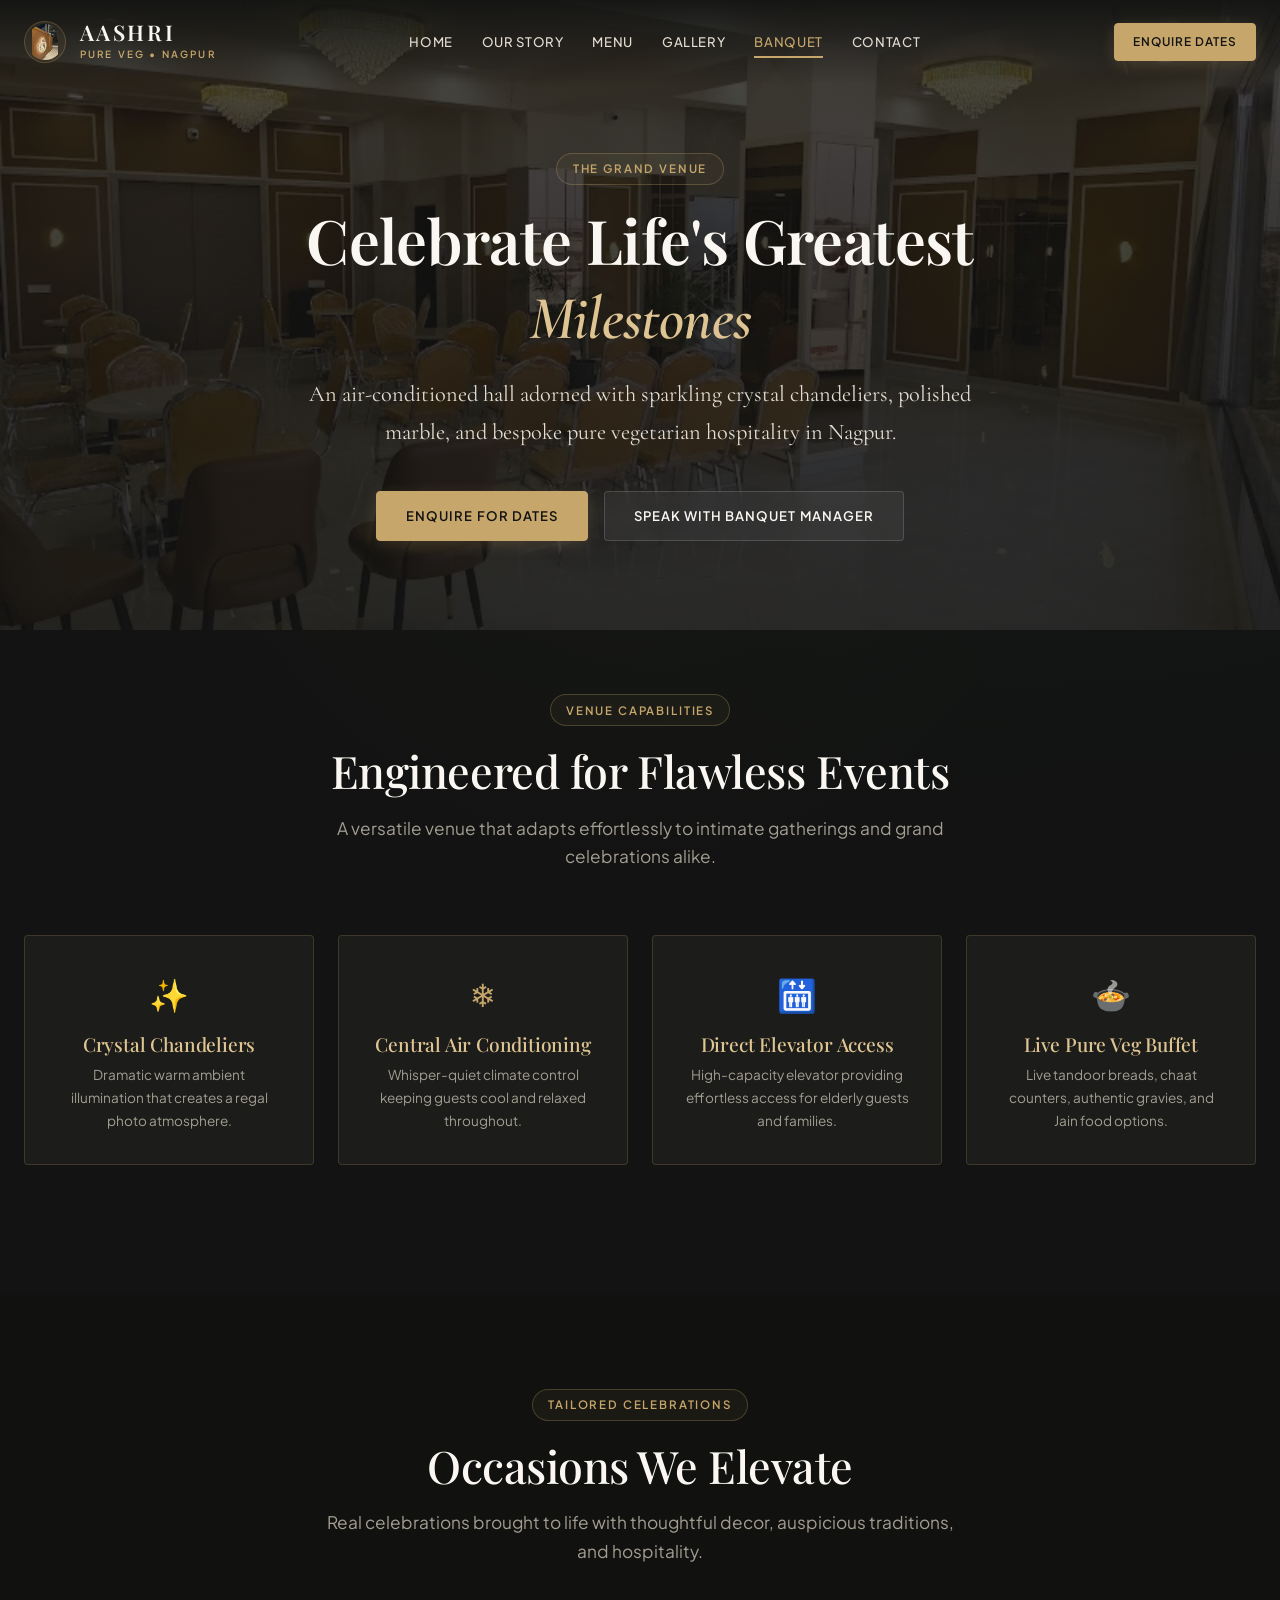
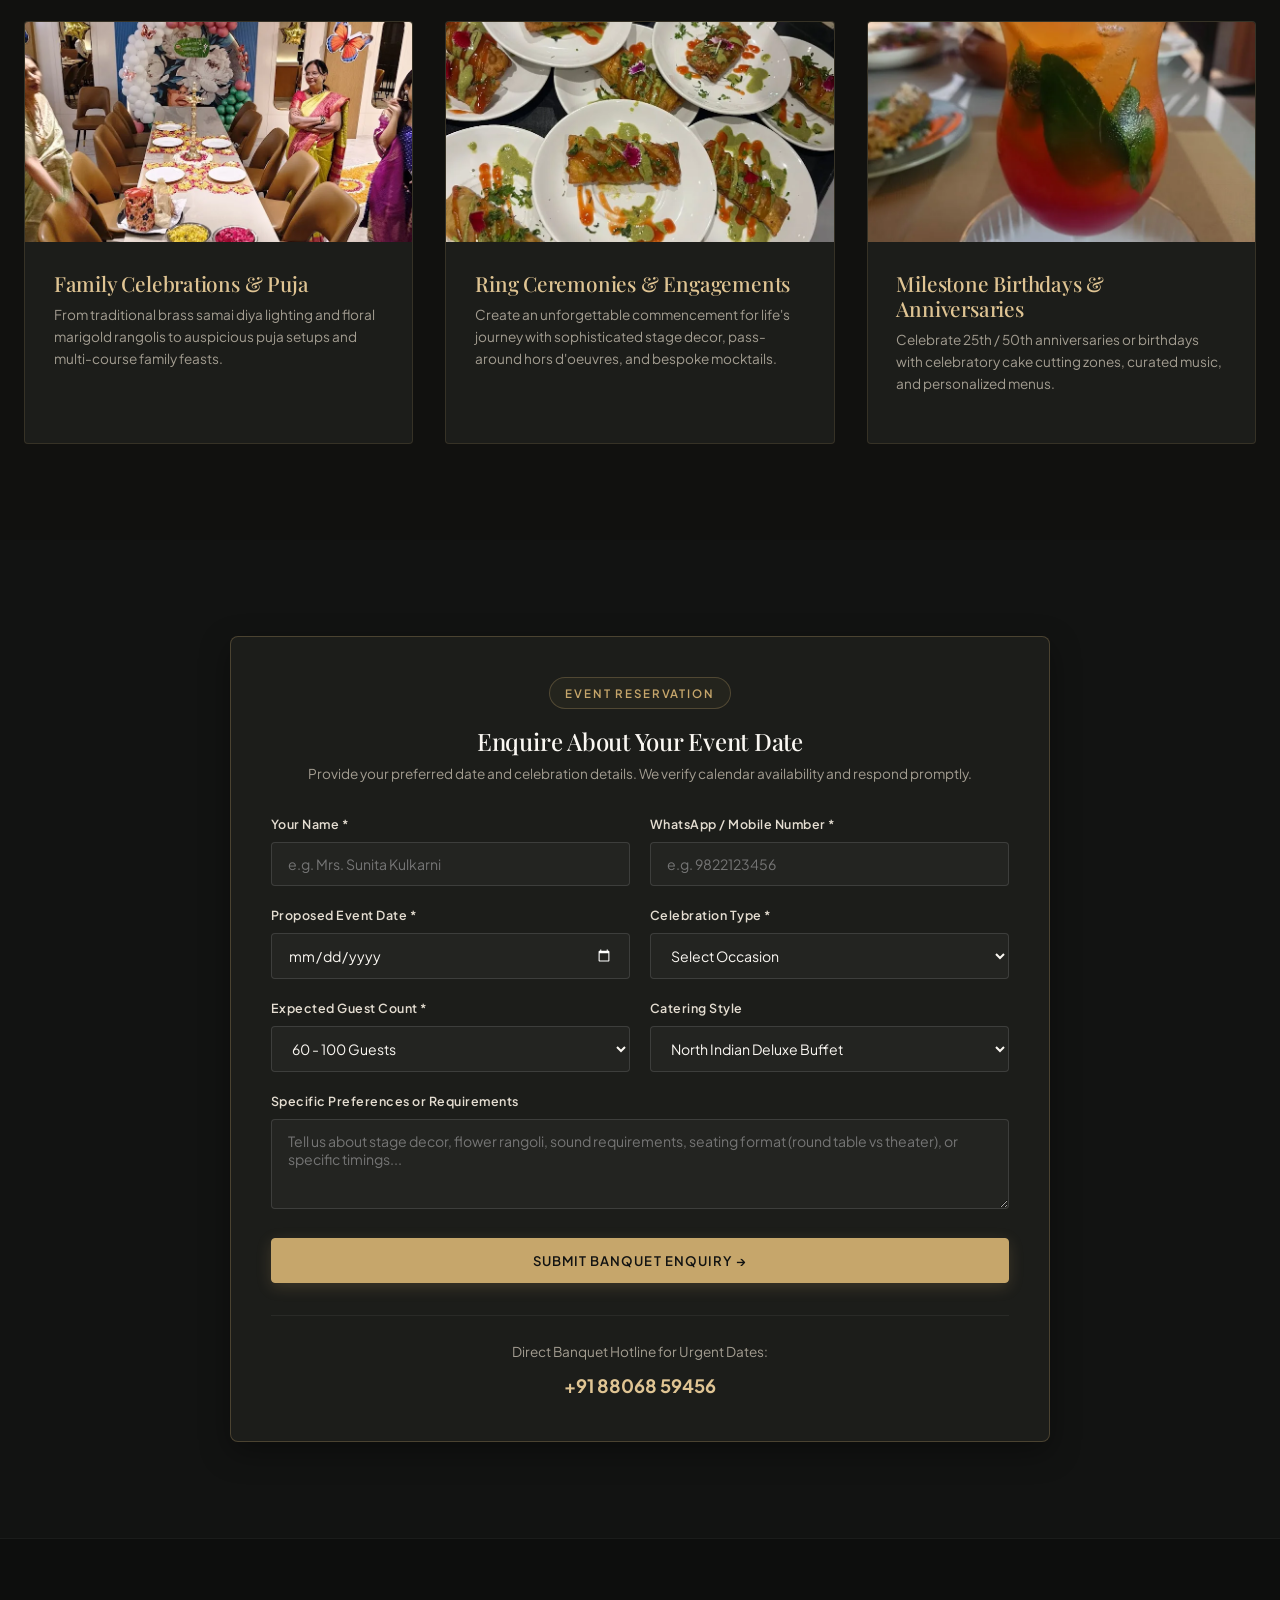
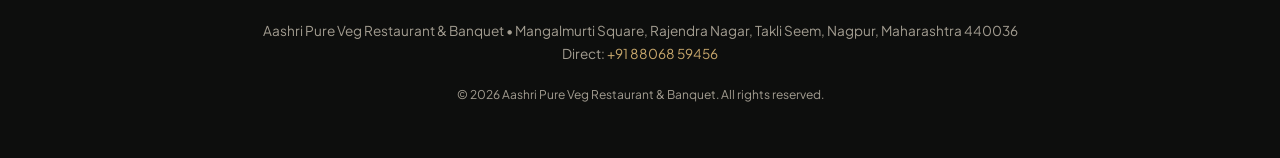
<file: banquet.html>
<!DOCTYPE html>
<html lang="en">
<head>
  <meta charset="UTF-8">
  <meta name="viewport" content="width=device-width, initial-scale=1.0">
  <title>Banquet & Private Celebrations | Aashri Restaurant, Nagpur</title>
  <meta name="description" content="Host memorable family gatherings, ring ceremonies, birthdays, and anniversaries at Aashri Pure Veg Banquet Hall in Nagpur. Featuring crystal chandeliers, polished marble, bespoke pure veg catering, and valet parking.">
  <link rel="icon" type="image/webp" href="assets/images/aashri_royal_crest.webp">
  <link rel="stylesheet" href="css/style.css">
  <style>
    .banquet-hero {
      position: relative;
      min-height: 70vh;
      display: flex;
      align-items: center;
      justify-content: center;
      text-align: center;
      padding: 9rem 1.5rem 5rem;
      overflow: hidden;
    }
    .banquet-hero-bg {
      position: absolute;
      inset: 0;
      z-index: 1;
    }
    .banquet-hero-bg img {
      width: 100%;
      height: 100%;
      object-fit: cover;
    }
    .banquet-hero-overlay {
      position: absolute;
      inset: 0;
      background: linear-gradient(180deg, rgba(18, 19, 18, 0.75) 0%, rgba(18, 19, 18, 0.88) 100%);
      z-index: 2;
    }
    .banquet-hero-content {
      position: relative;
      z-index: 3;
      max-width: 860px;
    }
    .specs-grid {
      display: grid;
      grid-template-columns: repeat(auto-fit, minmax(260px, 1fr));
      gap: 1.5rem;
      margin: 4rem 0;
    }
    .spec-card {
      background: var(--color-charcoal-card);
      border: 1px solid rgba(198, 166, 107, 0.2);
      border-radius: 4px;
      padding: 2rem;
      text-align: center;
      transition: all var(--transition-fast);
    }
    .spec-card:hover {
      border-color: var(--color-gold);
      transform: translateY(-4px);
    }
    .spec-icon {
      font-size: 2rem;
      color: var(--color-gold);
      margin-bottom: 0.8rem;
    }
    .occasions-grid {
      display: grid;
      grid-template-columns: repeat(auto-fit, minmax(320px, 1fr));
      gap: 2rem;
      margin-top: 3rem;
    }
    .occasion-card {
      background: var(--color-charcoal-card);
      border: 1px solid rgba(198, 166, 107, 0.15);
      border-radius: 4px;
      overflow: hidden;
      display: flex;
      flex-direction: column;
    }
    .occasion-img {
      height: 220px;
      width: 100%;
      object-fit: cover;
    }
    .occasion-body {
      padding: 1.8rem;
    }
  </style>
</head>
<body>


  <!-- Header -->
  <header class="header scrolled">
    <div class="container header-inner">
      <a href="index.html" class="brand-link" aria-label="Aashri Homepage">
        <img src="assets/images/aashri_royal_crest.webp" alt="Aashri Crest" class="brand-crest">
        <div class="brand-text">
          <span class="brand-title">AASHRI</span>
          <span class="brand-subtitle">PURE VEG • NAGPUR</span>
        </div>
      </a>

      <nav class="nav-desktop">
        <a href="index.html" class="nav-link">Home</a>
        <a href="index.html#experience" class="nav-link">Our Story</a>
        <a href="menu.html" class="nav-link">Menu</a>
        <a href="gallery.html" class="nav-link">Gallery</a>
        <a href="banquet.html" class="nav-link active">Banquet</a>
        <a href="contact.html" class="nav-link">Contact</a>
      </nav>

      <div class="header-actions">
        <a href="#enquire-banquet" class="btn btn-sm btn-primary">Enquire Dates</a>
        <button class="mobile-toggle" aria-label="Toggle Navigation Drawer">
          <span></span><span></span><span></span>
        </button>
      </div>
    </div>
  </header>

  <!-- Mobile Drawer -->
  <div class="mobile-backdrop"></div>
  <aside class="mobile-drawer">
    <div>
      <div style="display: flex; align-items: center; gap: 0.8rem; margin-bottom: 2.5rem;">
        <img src="assets/images/aashri_royal_crest.webp" alt="Crest" style="width: 42px; height: 42px;">
        <div>
          <div style="font-family: var(--font-serif-display); font-size: 1.3rem; color: var(--color-gold-light);">AASHRI</div>
          <div style="font-size: 0.65rem; color: var(--color-ivory-dim);">PURE VEG & BANQUET</div>
        </div>
      </div>
      <div class="mobile-nav-links">
        <a href="index.html" class="mobile-nav-link">Home</a>
        <a href="menu.html" class="mobile-nav-link">Menu</a>
        <a href="gallery.html" class="mobile-nav-link">Gallery</a>
        <a href="banquet.html" class="mobile-nav-link active">Banquet</a>
        <a href="contact.html" class="mobile-nav-link">Contact</a>
      </div>
    </div>
    <div>
      <a href="tel:+918806859456" class="btn btn-outline" style="width: 100%;">Call Banquet Desk: +91 88068 59456</a>
    </div>
  </aside>

  <!-- Banquet Hero -->
  <section class="banquet-hero">
    <div class="banquet-hero-bg">
      <img src="assets/images/banquet_crystal_hall.webp" alt="Aashri Banquet Hall Crystal Chandelier Setup">
      <div class="banquet-hero-overlay"></div>
    </div>

    <div class="banquet-hero-content">
      <div class="section-badge centered">The Grand Venue</div>
      <h1 style="margin-bottom: 1.2rem;">
        Celebrate Life's Greatest<br><em style="font-family: var(--font-serif-editorial); color: var(--color-gold-light);">Milestones</em>
      </h1>
      <p style="font-family: var(--font-serif-editorial); font-size: 1.4rem; color: var(--color-ivory-soft); max-width: 720px; margin: 0 auto 2.5rem;">
        An air-conditioned hall adorned with sparkling crystal chandeliers, polished marble, and bespoke pure vegetarian hospitality in Nagpur.
      </p>
      <div style="display: flex; gap: 1rem; justify-content: center; flex-wrap: wrap;">
        <a href="#enquire-banquet" class="btn btn-primary">Enquire For Dates</a>
        <a href="tel:+918806859456" class="btn btn-secondary">Speak With Banquet Manager</a>
      </div>
    </div>
  </section>

  <!-- Venue Specifications -->
  <section class="container" style="padding: 4rem 1.5rem;">
    <div class="section-header text-center">
      <div class="section-badge centered">Venue Capabilities</div>
      <h2>Engineered for Flawless Events</h2>
      <p class="section-subtitle">A versatile venue that adapts effortlessly to intimate gatherings and grand celebrations alike.</p>
    </div>

    <div class="specs-grid">
      <div class="spec-card">
        <div class="spec-icon">✨</div>
        <h4 style="font-size: 1.2rem; color: var(--color-gold-light); margin-bottom: 0.4rem;">Crystal Chandeliers</h4>
        <p style="font-size: 0.85rem; color: var(--color-ivory-dim); margin-bottom: 0;">Dramatic warm ambient illumination that creates a regal photo atmosphere.</p>
      </div>

      <div class="spec-card">
        <div class="spec-icon">❄️</div>
        <h4 style="font-size: 1.2rem; color: var(--color-gold-light); margin-bottom: 0.4rem;">Central Air Conditioning</h4>
        <p style="font-size: 0.85rem; color: var(--color-ivory-dim); margin-bottom: 0;">Whisper-quiet climate control keeping guests cool and relaxed throughout.</p>
      </div>

      <div class="spec-card">
        <div class="spec-icon">🛗</div>
        <h4 style="font-size: 1.2rem; color: var(--color-gold-light); margin-bottom: 0.4rem;">Direct Elevator Access</h4>
        <p style="font-size: 0.85rem; color: var(--color-ivory-dim); margin-bottom: 0;">High-capacity elevator providing effortless access for elderly guests and families.</p>
      </div>

      <div class="spec-card">
        <div class="spec-icon">🍲</div>
        <h4 style="font-size: 1.2rem; color: var(--color-gold-light); margin-bottom: 0.4rem;">Live Pure Veg Buffet</h4>
        <p style="font-size: 0.85rem; color: var(--color-ivory-dim); margin-bottom: 0;">Live tandoor breads, chaat counters, authentic gravies, and Jain food options.</p>
      </div>
    </div>
  </section>

  <!-- Celebrations Showcase -->
  <section style="background: #11110f; padding: 6rem 0;">
    <div class="container">
      <div class="section-header text-center">
        <div class="section-badge centered">Tailored Celebrations</div>
        <h2>Occasions We Elevate</h2>
        <p class="section-subtitle">Real celebrations brought to life with thoughtful decor, auspicious traditions, and hospitality.</p>
      </div>

      <div class="occasions-grid">
        
        <!-- Occasion 1 -->
        <div class="occasion-card">
          <img src="assets/images/banquet_celebration_decor.webp" alt="Traditional Family Function Decor at Aashri Banquet" class="occasion-img">
          <div class="occasion-body">
            <h4 style="font-size: 1.3rem; color: var(--color-gold-light); margin-bottom: 0.5rem;">Family Celebrations & Puja</h4>
            <p style="font-size: 0.85rem; color: var(--color-ivory-dim); line-height: 1.6;">
              From traditional brass samai diya lighting and floral marigold rangolis to auspicious puja setups and multi-course family feasts.
            </p>
          </div>
        </div>

        <!-- Occasion 2 -->
        <div class="occasion-card">
          <img src="assets/images/culinary_banquet_plated_starters.webp" alt="Plated Appetisers for Ring Ceremony at Aashri" class="occasion-img">
          <div class="occasion-body">
            <h4 style="font-size: 1.3rem; color: var(--color-gold-light); margin-bottom: 0.5rem;">Ring Ceremonies & Engagements</h4>
            <p style="font-size: 0.85rem; color: var(--color-ivory-dim); line-height: 1.6;">
              Create an unforgettable commencement for life's journey with sophisticated stage decor, pass-around hors d'oeuvres, and bespoke mocktails.
            </p>
          </div>
        </div>

        <!-- Occasion 3 -->
        <div class="occasion-card">
          <img src="assets/images/culinary_theatrical_mocktail.webp" alt="Birthday Celebration Theatrical Drinks at Aashri" class="occasion-img">
          <div class="occasion-body">
            <h4 style="font-size: 1.3rem; color: var(--color-gold-light); margin-bottom: 0.5rem;">Milestone Birthdays & Anniversaries</h4>
            <p style="font-size: 0.85rem; color: var(--color-ivory-dim); line-height: 1.6;">
              Celebrate 25th / 50th anniversaries or birthdays with celebratory cake cutting zones, curated music, and personalized menus.
            </p>
          </div>
        </div>

      </div>
    </div>
  </section>

  <!-- Interactive Banquet Enquiry Form Section -->
  <section class="container" style="padding: 6rem 1.5rem;" id="enquire-banquet">
    <div style="max-width: 820px; margin: 0 auto;">
      <div class="banquet-form-card">
        <div class="form-header text-center" style="text-align: center;">
          <div class="section-badge centered">Event Reservation</div>
          <h3>Enquire About Your Event Date</h3>
          <p>Provide your preferred date and celebration details. We verify calendar availability and respond promptly.</p>
        </div>

        <form id="banquetEnquiryForm">
          <div class="form-grid">
            <div class="form-group">
              <label class="form-label" for="banqName">Your Name *</label>
              <input type="text" id="banqName" name="name" class="form-input" placeholder="e.g. Mrs. Sunita Kulkarni" required>
            </div>

            <div class="form-group">
              <label class="form-label" for="banqPhone">WhatsApp / Mobile Number *</label>
              <input type="tel" id="banqPhone" name="phone" class="form-input" placeholder="e.g. 9822123456" required>
            </div>

            <div class="form-group">
              <label class="form-label" for="banqDate">Proposed Event Date *</label>
              <input type="date" id="banqDate" name="date" class="form-input" required>
            </div>

            <div class="form-group">
              <label class="form-label" for="banqOccasion">Celebration Type *</label>
              <select id="banqOccasion" name="occasion" class="form-select" required>
                <option value="" disabled selected>Select Occasion</option>
                <option value="Ring Ceremony / Engagement">Ring Ceremony / Engagement</option>
                <option value="Wedding Anniversary">Wedding Anniversary</option>
                <option value="Birthday Party">Birthday Party</option>
                <option value="Family Function / Get-Together">Family Function / Get-Together</option>
                <option value="Baby Shower / Dohale Jevan">Baby Shower / Dohale Jevan</option>
                <option value="Corporate Event / Seminar">Corporate Event / Seminar</option>
              </select>
            </div>

            <div class="form-group">
              <label class="form-label" for="banqGuests">Expected Guest Count *</label>
              <select id="banqGuests" name="guests" class="form-select" required>
                <option value="30 - 60 Guests">30 - 60 Guests</option>
                <option value="60 - 100 Guests" selected>60 - 100 Guests</option>
                <option value="100 - 150 Guests">100 - 150 Guests</option>
                <option value="150+ Guests">150+ Guests</option>
              </select>
            </div>

            <div class="form-group">
              <label class="form-label" for="banqCatering">Catering Style</label>
              <select id="banqCatering" name="catering" class="form-select">
                <option value="North Indian Deluxe Buffet">North Indian Deluxe Buffet</option>
                <option value="Multi-Cuisine Royal Spread">Multi-Cuisine Royal Spread</option>
                <option value="Strictly Jain Buffet Available">Strictly Jain Buffet Available</option>
                <option value="High Tea & Plated Starters">High Tea & Plated Starters</option>
              </select>
            </div>

            <div class="form-group full-width">
              <label class="form-label" for="banqNotes">Specific Preferences or Requirements</label>
              <textarea id="banqNotes" name="notes" class="form-textarea" placeholder="Tell us about stage decor, flower rangoli, sound requirements, seating format (round table vs theater), or specific timings..."></textarea>
            </div>

            <div class="form-group full-width" style="margin-top: 0.6rem;">
              <button type="submit" class="btn btn-primary" style="width: 100%;">
                Submit Banquet Enquiry →
              </button>
            </div>
          </div>

          <div id="banquetFeedback" class="form-feedback"></div>
        </form>

        <div style="margin-top: 2rem; text-align: center; border-top: 1px solid rgba(255,255,255,0.06); padding-top: 1.5rem;">
          <p style="font-size: 0.85rem; color: var(--color-ivory-dim); margin-bottom: 0.5rem;">
            Direct Banquet Hotline for Urgent Dates:
          </p>
          <a href="tel:+918806859456" class="info-phone-link">+91 88068 59456</a>
        </div>
      </div>
    </div>
  </section>

  <!-- Footer -->
  <footer class="footer">
    <div class="container text-center" style="text-align: center;">
      <p style="font-size: 0.85rem; color: var(--color-ivory-dim);">
        Aashri Pure Veg Restaurant & Banquet • Mangalmurti Square, Rajendra Nagar, Takli Seem, Nagpur, Maharashtra 440036<br>
        Direct: <a href="tel:+918806859456" style="color: var(--color-gold);">+91 88068 59456</a>
      </p>
      <p style="font-size: 0.75rem; color: var(--color-ivory-dim); margin-top: 1rem;">
        © 2026 Aashri Pure Veg Restaurant & Banquet. All rights reserved.
      </p>
    </div>
  </footer>

  <script src="js/app.js"></script>
</body>
</html>
</file>
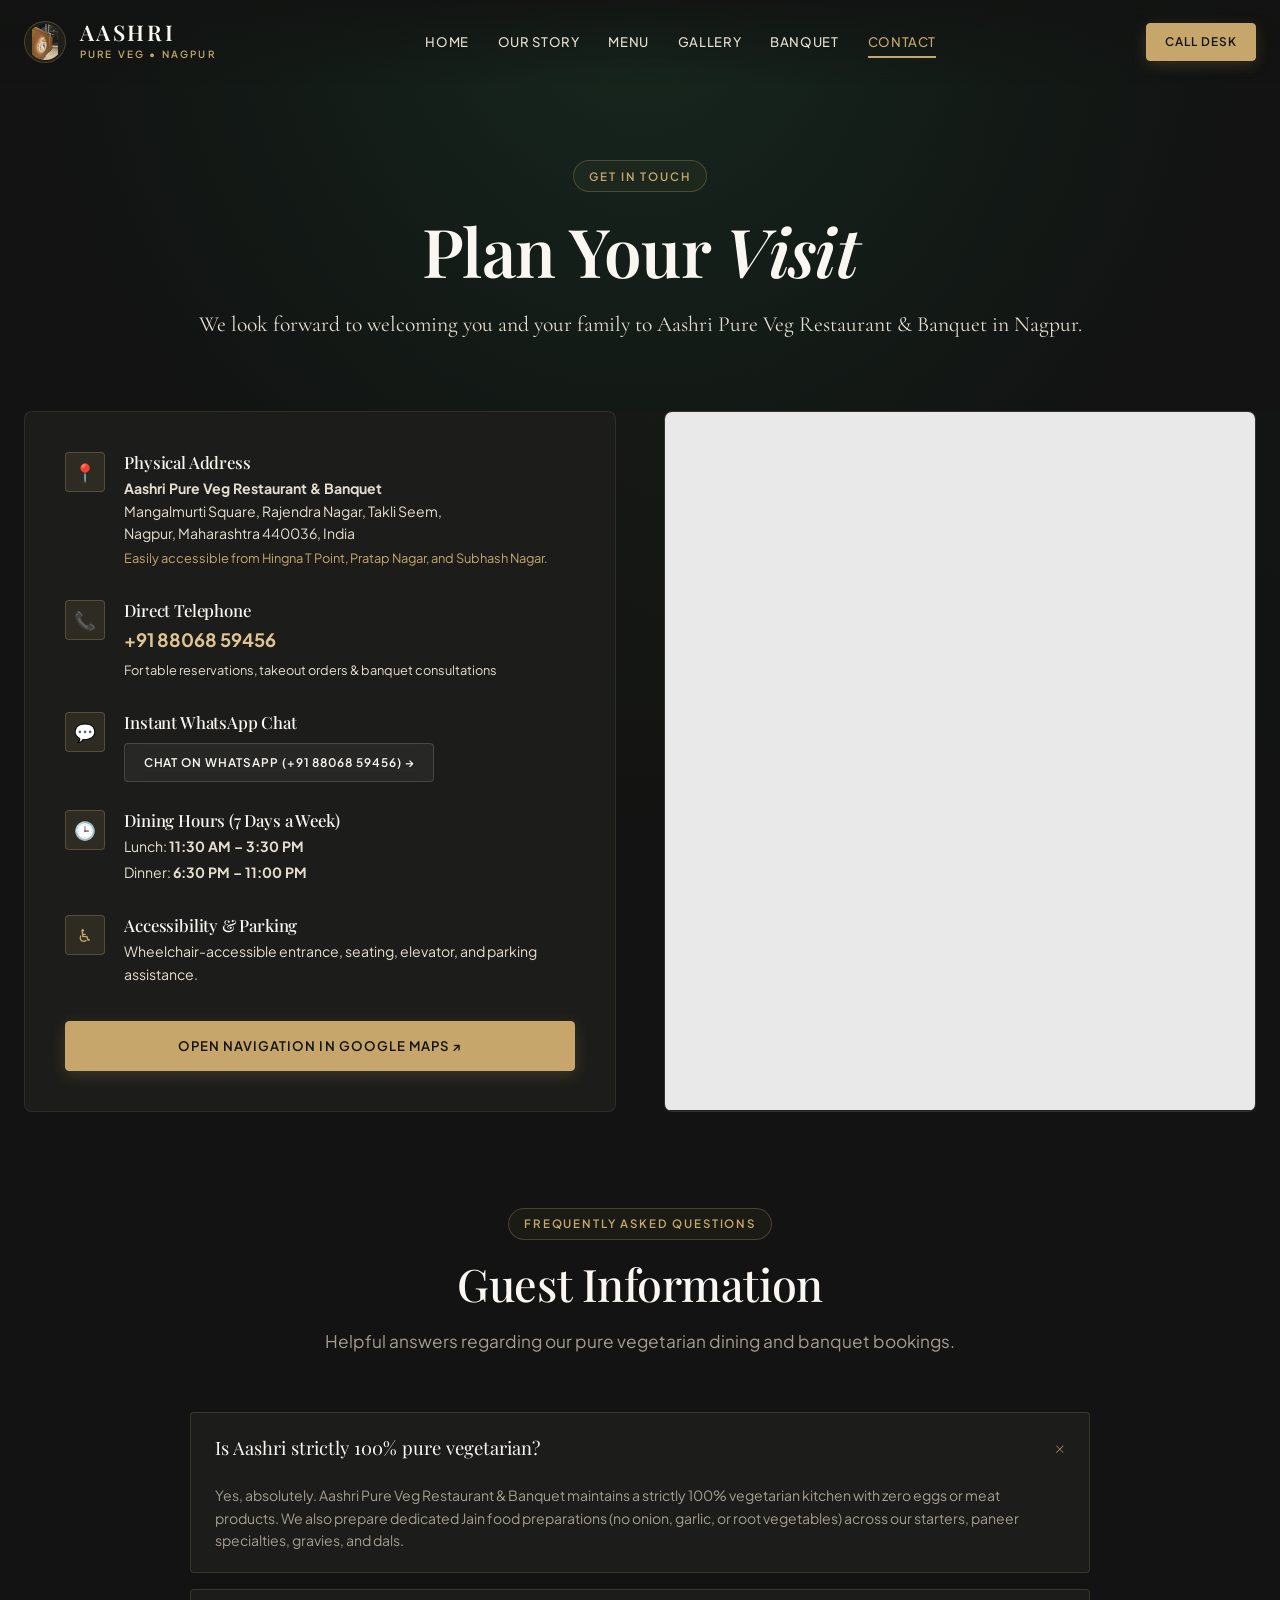
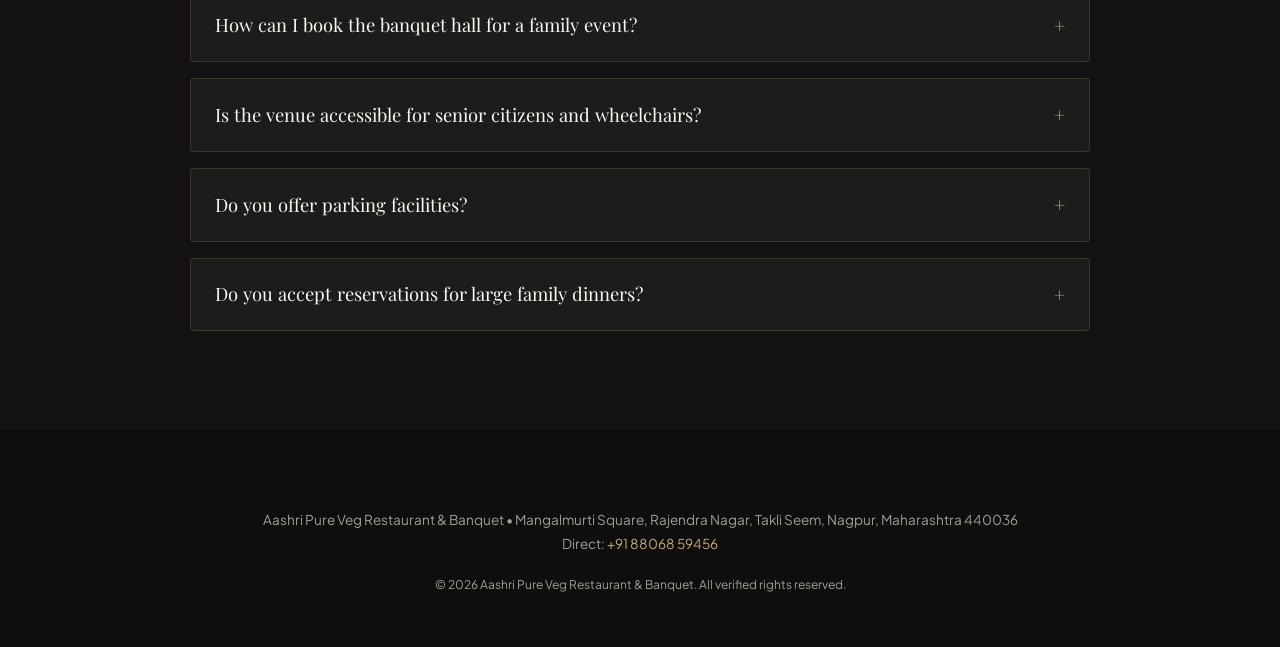
<file: contact.html>
<!DOCTYPE html>
<html lang="en">
<head>
  <meta charset="UTF-8">
  <meta name="viewport" content="width=device-width, initial-scale=1.0">
  <title>Contact & Directions | Aashri Pure Veg Restaurant & Banquet, Nagpur</title>
  <meta name="description" content="Find contact numbers, directions, opening hours, and table reservations for Aashri Pure Veg Restaurant & Banquet at Mangalmurti Square, Rajendra Nagar, Takli Seem, Nagpur.">
  <link rel="icon" type="image/webp" href="assets/images/aashri_royal_crest.webp">
  <link rel="stylesheet" href="css/style.css">
  <style>
    .faq-accordion {
      margin-top: 3rem;
      display: flex;
      flex-direction: column;
      gap: 1rem;
    }
    .faq-item {
      background: var(--color-charcoal-card);
      border: 1px solid rgba(198, 166, 107, 0.18);
      border-radius: 4px;
      overflow: hidden;
    }
    .faq-question {
      padding: 1.25rem 1.5rem;
      font-family: var(--font-serif-display);
      font-size: 1.15rem;
      color: var(--color-ivory);
      cursor: pointer;
      display: flex;
      justify-content: space-between;
      align-items: center;
      transition: background var(--transition-fast);
    }
    .faq-question:hover {
      background: rgba(198, 166, 107, 0.06);
      color: var(--color-gold-light);
    }
    .faq-answer {
      display: none;
      padding: 0 1.5rem 1.25rem;
      font-size: 0.88rem;
      color: var(--color-ivory-dim);
      line-height: 1.6;
    }
    .faq-item.open .faq-answer {
      display: block;
    }
    .faq-item.open .faq-icon {
      transform: rotate(45deg);
    }
    .faq-icon {
      font-size: 1.2rem;
      color: var(--color-gold);
      transition: transform var(--transition-fast);
    }
  </style>
</head>
<body>


  <!-- Header -->
  <header class="header scrolled">
    <div class="container header-inner">
      <a href="index.html" class="brand-link" aria-label="Aashri Homepage">
        <img src="assets/images/aashri_royal_crest.webp" alt="Aashri Crest" class="brand-crest">
        <div class="brand-text">
          <span class="brand-title">AASHRI</span>
          <span class="brand-subtitle">PURE VEG • NAGPUR</span>
        </div>
      </a>

      <nav class="nav-desktop">
        <a href="index.html" class="nav-link">Home</a>
        <a href="index.html#experience" class="nav-link">Our Story</a>
        <a href="menu.html" class="nav-link">Menu</a>
        <a href="gallery.html" class="nav-link">Gallery</a>
        <a href="banquet.html" class="nav-link">Banquet</a>
        <a href="contact.html" class="nav-link active">Contact</a>
      </nav>

      <div class="header-actions">
        <a href="tel:+918806859456" class="btn btn-sm btn-primary">Call Desk</a>
        <button class="mobile-toggle" aria-label="Toggle Navigation Drawer">
          <span></span><span></span><span></span>
        </button>
      </div>
    </div>
  </header>

  <!-- Mobile Drawer -->
  <div class="mobile-backdrop"></div>
  <aside class="mobile-drawer">
    <div>
      <div style="display: flex; align-items: center; gap: 0.8rem; margin-bottom: 2.5rem;">
        <img src="assets/images/aashri_royal_crest.webp" alt="Crest" style="width: 42px; height: 42px;">
        <div>
          <div style="font-family: var(--font-serif-display); font-size: 1.3rem; color: var(--color-gold-light);">AASHRI</div>
          <div style="font-size: 0.65rem; color: var(--color-ivory-dim);">PURE VEG & BANQUET</div>
        </div>
      </div>
      <div class="mobile-nav-links">
        <a href="index.html" class="mobile-nav-link">Home</a>
        <a href="menu.html" class="mobile-nav-link">Menu</a>
        <a href="gallery.html" class="mobile-nav-link">Gallery</a>
        <a href="banquet.html" class="mobile-nav-link">Banquet</a>
        <a href="contact.html" class="mobile-nav-link active">Contact</a>
      </div>
    </div>
    <div>
      <a href="tel:+918806859456" class="btn btn-outline" style="width: 100%;">Call: +91 88068 59456</a>
    </div>
  </aside>

  <!-- Page Hero -->
  <section style="padding: 10rem 1.5rem 3rem; text-align: center; background: radial-gradient(circle at 50% 0%, rgba(18,59,42,0.4) 0%, var(--color-charcoal) 80%);">
    <div class="container-narrow">
      <div class="section-badge centered">Get in Touch</div>
      <h1 style="font-size: clamp(2.5rem, 5.5vw, 4.2rem); margin-bottom: 1rem;">
        Plan Your <em>Visit</em>
      </h1>
      <p style="font-family: var(--font-serif-editorial); font-size: 1.35rem; color: var(--color-ivory-soft);">
        We look forward to welcoming you and your family to Aashri Pure Veg Restaurant & Banquet in Nagpur.
      </p>
    </div>
  </section>

  <!-- Contact & Map Section -->
  <main class="container" style="padding-bottom: 6rem;">
    <div class="findus-grid">
      
      <!-- Info Column -->
      <div class="location-info-card">
        <div>
          <div class="info-item">
            <div class="info-icon-gold">📍</div>
            <div class="info-details">
              <h4>Physical Address</h4>
              <p>
                <strong>Aashri Pure Veg Restaurant & Banquet</strong><br>
                Mangalmurti Square, Rajendra Nagar, Takli Seem,<br>
                Nagpur, Maharashtra 440036, India
              </p>
              <p style="font-size: 0.8rem; color: var(--color-gold);">
                Easily accessible from Hingna T Point, Pratap Nagar, and Subhash Nagar.
              </p>
            </div>
          </div>

          <div class="info-item">
            <div class="info-icon-gold">📞</div>
            <div class="info-details">
              <h4>Direct Telephone</h4>
              <a href="tel:+918806859456" class="info-phone-link">+91 88068 59456</a>
              <p style="font-size: 0.8rem; margin-top: 4px;">For table reservations, takeout orders & banquet consultations</p>
            </div>
          </div>

          <div class="info-item">
            <div class="info-icon-gold">💬</div>
            <div class="info-details">
              <h4>Instant WhatsApp Chat</h4>
              <a href="https://wa.me/918806859456?text=Hi%2C%20I%20would%20like%20to%20enquire%20about%20dining%20%2F%20banquet%20booking%20at%20Aashri" target="_blank" rel="noopener" class="btn btn-sm btn-secondary" style="margin-top: 0.4rem;">
                Chat on WhatsApp (+91 88068 59456) →
              </a>
            </div>
          </div>

          <div class="info-item">
            <div class="info-icon-gold">🕒</div>
            <div class="info-details">
              <h4>Dining Hours (7 Days a Week)</h4>
              <p>Lunch: <strong>11:30 AM – 3:30 PM</strong></p>
              <p>Dinner: <strong>6:30 PM – 11:00 PM</strong></p>
            </div>
          </div>

          <div class="info-item" style="margin-bottom: 0;">
            <div class="info-icon-gold">♿</div>
            <div class="info-details">
              <h4>Accessibility & Parking</h4>
              <p>Wheelchair-accessible entrance, seating, elevator, and parking assistance.</p>
            </div>
          </div>
        </div>

        <div style="margin-top: 2rem;">
          <a href="https://www.google.com/maps?q=21.1178389,79.0338501" target="_blank" rel="noopener noreferrer" class="btn btn-primary" style="width: 100%;">
            Open Navigation in Google Maps ↗
          </a>
        </div>
      </div>

      <!-- Live Google Map -->
      <div class="map-container">
        <iframe 
          src="https://maps.google.com/maps?q=21.1178389,79.0338501&hl=en&z=16&output=embed"
          title="Aashri Pure Veg Restaurant & Banquet Google Map"
          allowfullscreen=""
          loading="lazy">
        </iframe>
      </div>

    </div>

    <!-- FAQ Accordion -->
    <div style="margin-top: 6rem; max-width: 900px; margin-left: auto; margin-right: auto;">
      <div class="section-header text-center">
        <div class="section-badge centered">Frequently Asked Questions</div>
        <h2>Guest Information</h2>
        <p class="section-subtitle">Helpful answers regarding our pure vegetarian dining and banquet bookings.</p>
      </div>

      <div class="faq-accordion">
        
        <div class="faq-item open">
          <div class="faq-question">
            <span>Is Aashri strictly 100% pure vegetarian?</span>
            <span class="faq-icon">+</span>
          </div>
          <div class="faq-answer">
            Yes, absolutely. Aashri Pure Veg Restaurant & Banquet maintains a strictly 100% vegetarian kitchen with zero eggs or meat products. We also prepare dedicated Jain food preparations (no onion, garlic, or root vegetables) across our starters, paneer specialties, gravies, and dals.
          </div>
        </div>

        <div class="faq-item">
          <div class="faq-question">
            <span>How can I book the banquet hall for a family event?</span>
            <span class="faq-icon">+</span>
          </div>
          <div class="faq-answer">
            You can fill out our interactive Banquet Enquiry form on this website or call our banquet desk directly at <strong>+91 88068 59456</strong>. Our banquet manager will check calendar availability, discuss your expected guest count, and customize a bespoke pure vegetarian buffet menu with live food counters.
          </div>
        </div>

        <div class="faq-item">
          <div class="faq-question">
            <span>Is the venue accessible for senior citizens and wheelchairs?</span>
            <span class="faq-icon">+</span>
          </div>
          <div class="faq-answer">
            Yes, our premises at Mangalmurti Square are fully equipped with smooth ramp access, a high-capacity passenger elevator directly serving all dining and banquet floors, wide aisle corridors, and wheelchair-accessible restrooms.
          </div>
        </div>

        <div class="faq-item">
          <div class="faq-question">
            <span>Do you offer parking facilities?</span>
            <span class="faq-icon">+</span>
          </div>
          <div class="faq-answer">
            Yes, we provide dedicated parking assistance and valet services at Mangalmurti Square to ensure you and your banquet guests have a hassle-free arrival.
          </div>
        </div>

        <div class="faq-item">
          <div class="faq-question">
            <span>Do you accept reservations for large family dinners?</span>
            <span class="faq-icon">+</span>
          </div>
          <div class="faq-answer">
            Yes! For family gatherings and parties of 4 or more, we strongly recommend reserving in advance via our website or telephone (+91 88068 59456) so we can prepare your preferred booth seating or table configuration.
          </div>
        </div>

      </div>
    </div>
  </main>

  <!-- Footer -->
  <footer class="footer">
    <div class="container text-center" style="text-align: center;">
      <p style="font-size: 0.85rem; color: var(--color-ivory-dim);">
        Aashri Pure Veg Restaurant & Banquet • Mangalmurti Square, Rajendra Nagar, Takli Seem, Nagpur, Maharashtra 440036<br>
        Direct: <a href="tel:+918806859456" style="color: var(--color-gold);">+91 88068 59456</a>
      </p>
      <p style="font-size: 0.75rem; color: var(--color-ivory-dim); margin-top: 1rem;">
        © 2026 Aashri Pure Veg Restaurant & Banquet. All verified rights reserved.
      </p>
    </div>
  </footer>

  <script src="js/app.js"></script>
  <script>
    // FAQ Accordion interaction
    document.querySelectorAll('.faq-question').forEach(q => {
      q.addEventListener('click', () => {
        const item = q.closest('.faq-item');
        item.classList.toggle('open');
      });
    });
  </script>
</body>
</html>
</file>
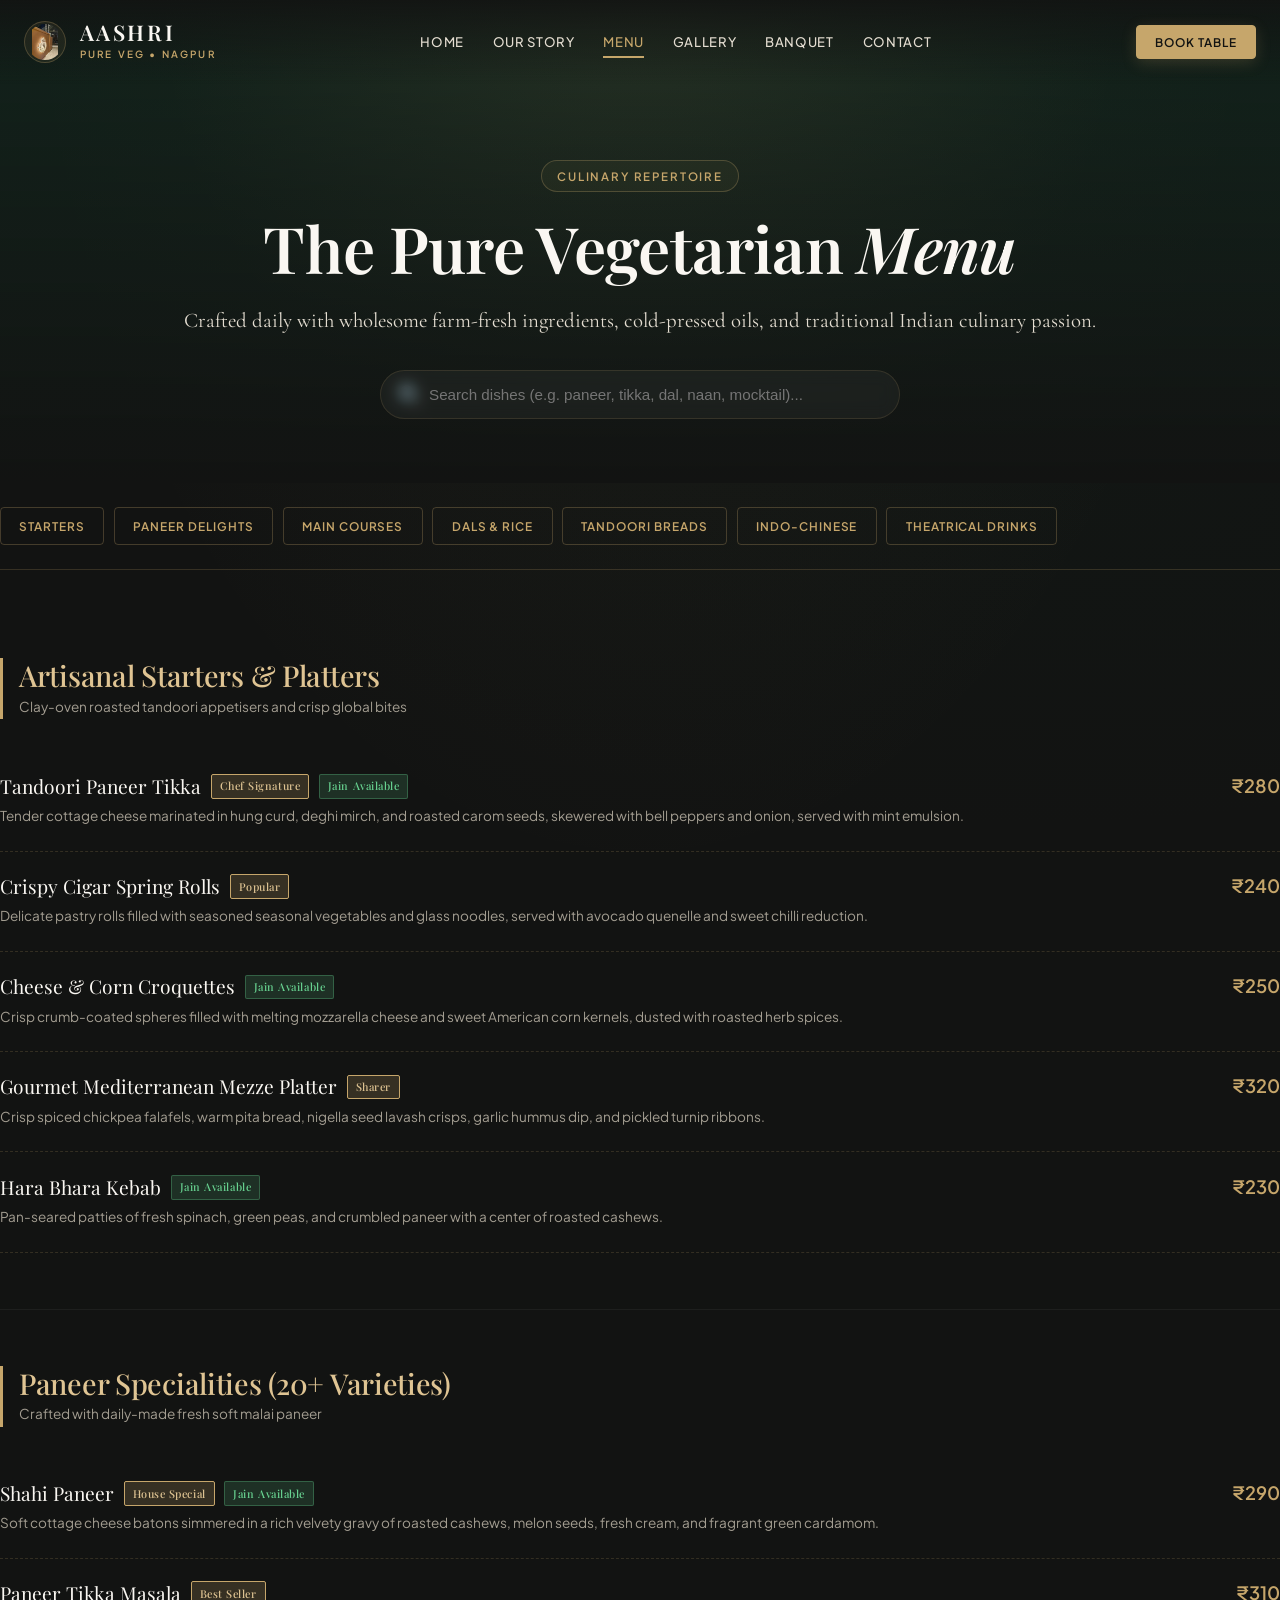
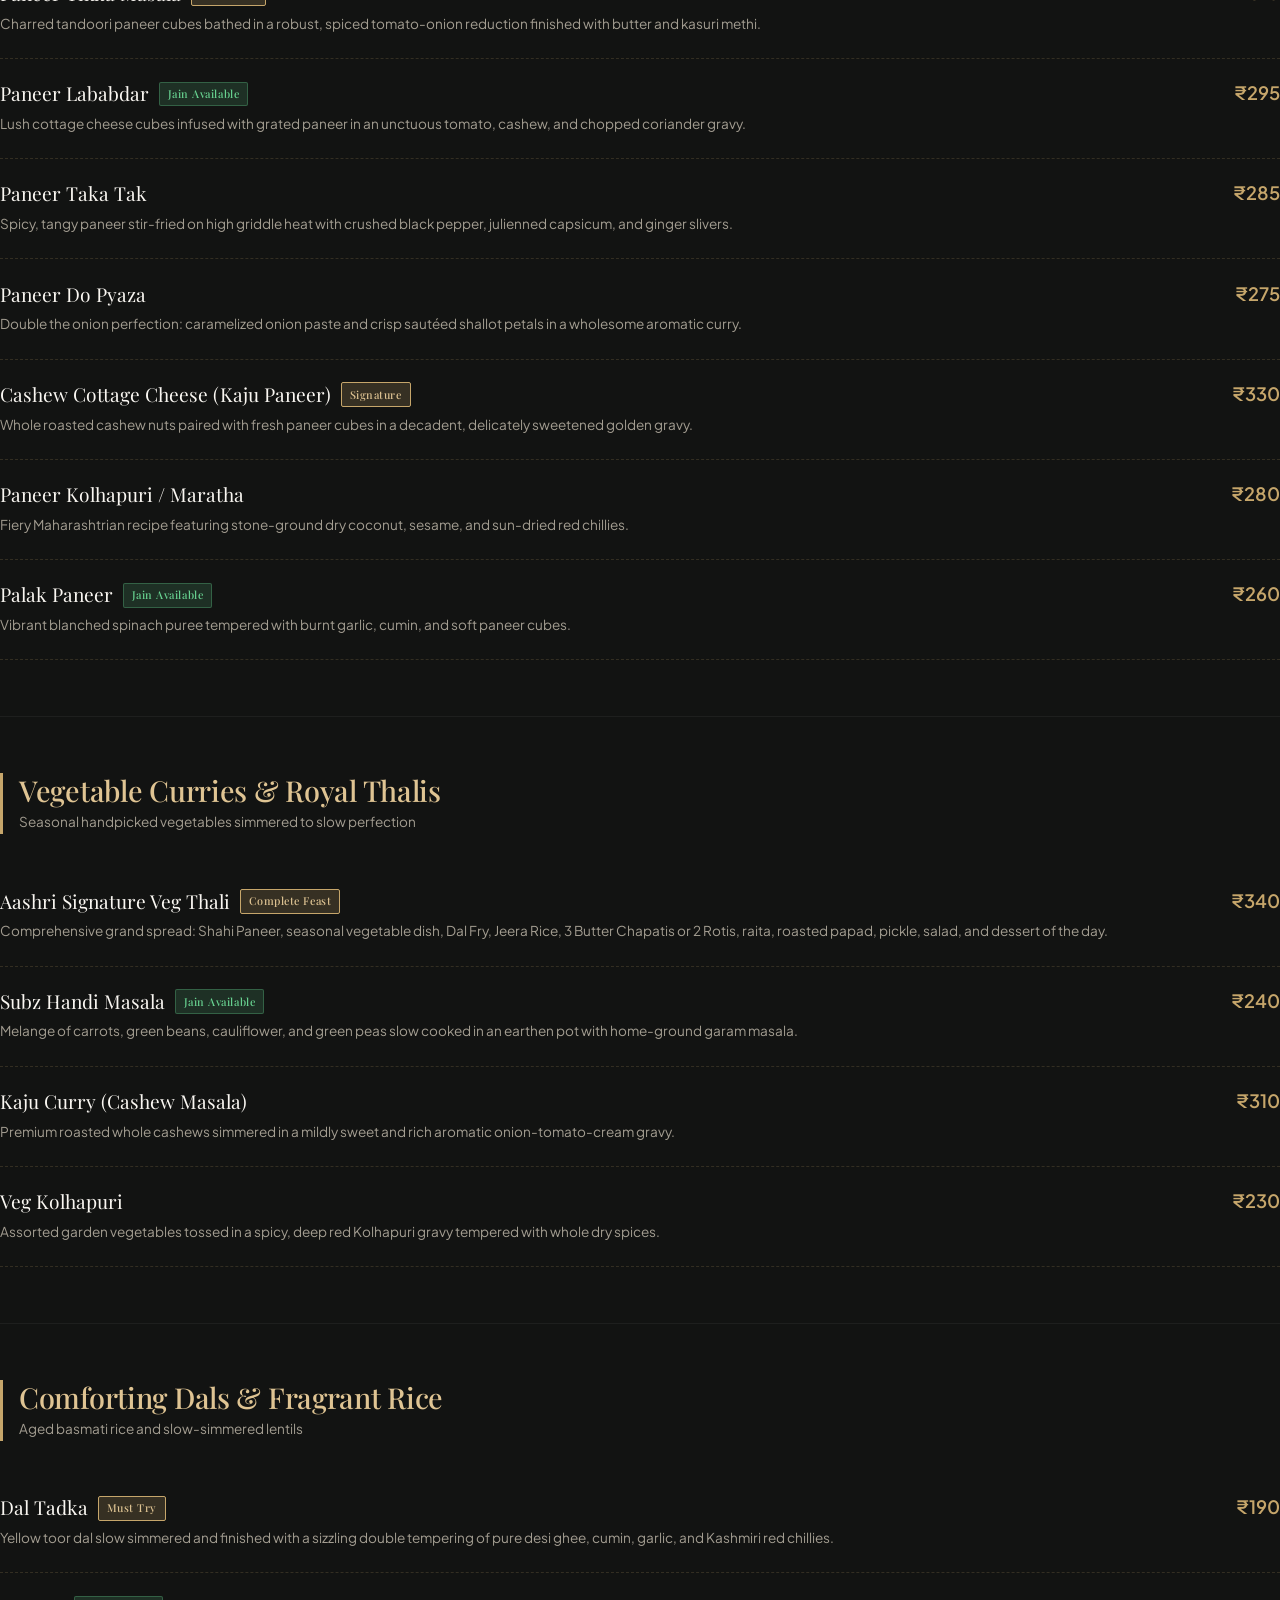
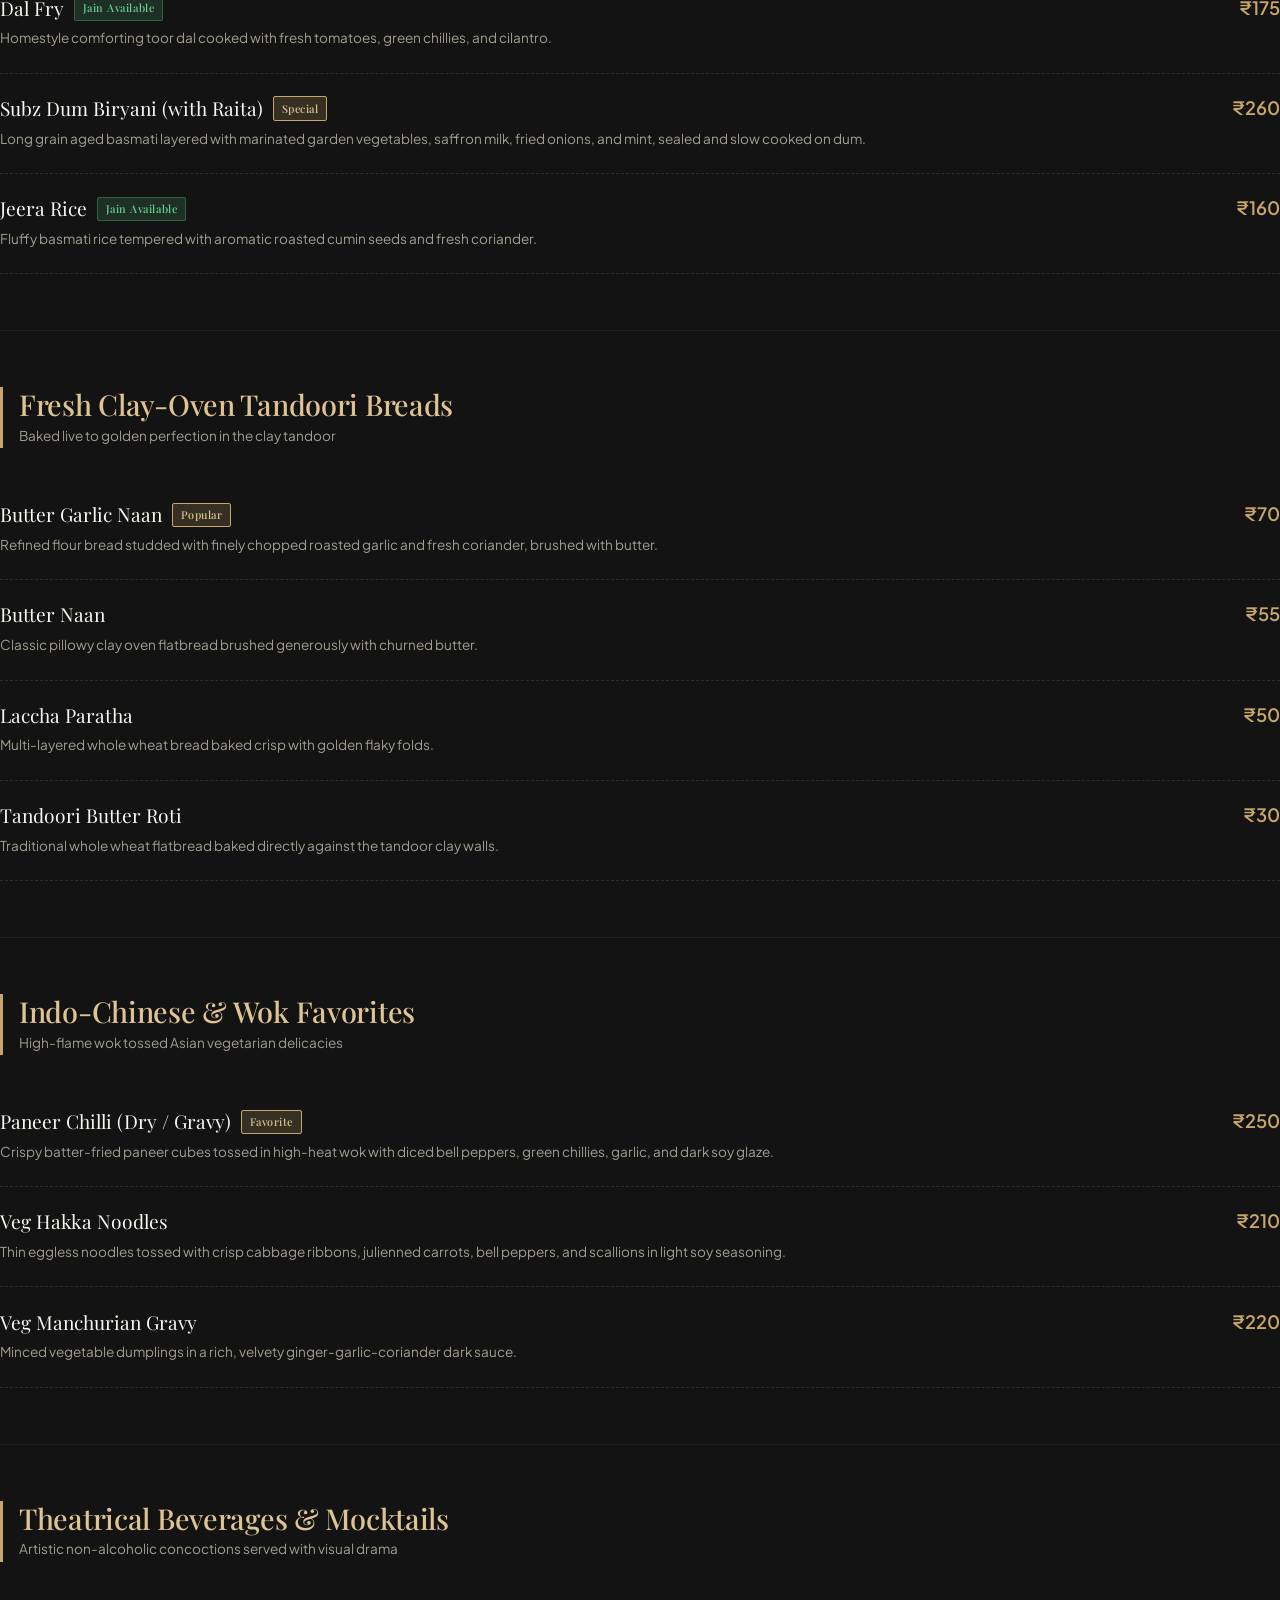
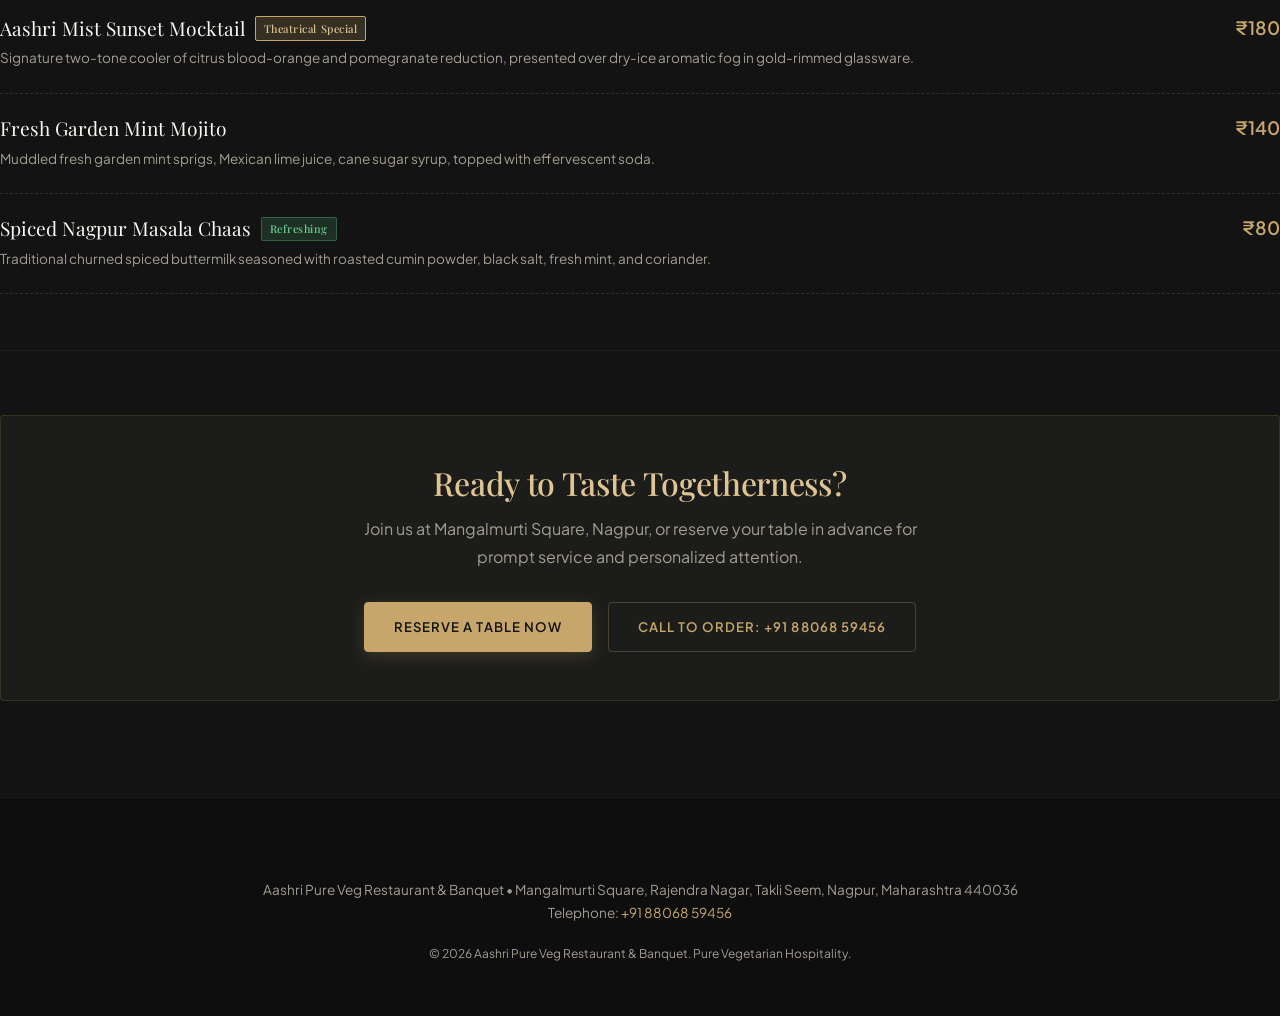
<file: menu.html>
<!DOCTYPE html>
<html lang="en">
<head>
  <meta charset="UTF-8">
  <meta name="viewport" content="width=device-width, initial-scale=1.0">
  <title>Culinary Menu | Aashri Pure Veg Restaurant & Banquet, Nagpur</title>
  <meta name="description" content="Explore the authentic pure vegetarian menu of Aashri Pure Veg Restaurant & Banquet in Nagpur. Featuring 20+ Paneer specialties, artisanal tandoor starters, rich dals, Indian breads, and theatrical mocktails.">
  <link rel="icon" type="image/webp" href="assets/images/aashri_royal_crest.webp">
  <link rel="stylesheet" href="css/style.css">
  <style>
    .page-hero {
      padding: 10rem 0 4rem;
      background: linear-gradient(180deg, rgba(18, 59, 42, 0.4) 0%, var(--color-charcoal) 100%),
                  radial-gradient(circle at 50% 0%, rgba(198, 166, 107, 0.15) 0%, transparent 60%);
      text-align: center;
      position: relative;
    }
    .menu-search-box {
      max-width: 520px;
      margin: 2rem auto 0;
      position: relative;
    }
    .menu-search-input {
      width: 100%;
      padding: 0.95rem 1.4rem 0.95rem 3rem;
      background: rgba(255, 255, 255, 0.04);
      border: 1px solid var(--color-gold-glow);
      border-radius: 40px;
      color: var(--color-ivory);
      font-size: 0.95rem;
      backdrop-filter: blur(8px);
    }
    .menu-search-input:focus {
      outline: none;
      border-color: var(--color-gold);
      box-shadow: 0 0 15px rgba(198, 166, 107, 0.3);
    }
    .search-icon {
      position: absolute;
      left: 1.2rem;
      top: 50%;
      transform: translateY(-50%);
      color: var(--color-gold);
      font-size: 1.1rem;
    }
    .menu-category-section {
      padding: 3.5rem 0;
      border-bottom: 1px solid rgba(255, 255, 255, 0.05);
    }
    .category-header {
      display: flex;
      justify-content: space-between;
      align-items: baseline;
      margin-bottom: 2rem;
      border-left: 3px solid var(--color-gold);
      padding-left: 1rem;
    }
    .category-title {
      font-family: var(--font-serif-display);
      font-size: 1.8rem;
      color: var(--color-gold-light);
    }
    .menu-item-row {
      display: grid;
      grid-template-columns: 1fr auto;
      gap: 1.5rem;
      padding: 1.2rem 0;
      border-bottom: 1px dashed rgba(198, 166, 107, 0.18);
      align-items: start;
    }
    .menu-item-row:hover {
      background: rgba(255, 255, 255, 0.015);
    }
    .menu-item-name {
      font-family: var(--font-serif-display);
      font-size: 1.2rem;
      color: var(--color-ivory);
      display: flex;
      align-items: center;
      gap: 0.6rem;
    }
    .menu-item-desc {
      font-size: 0.85rem;
      color: var(--color-ivory-dim);
      margin-top: 0.25rem;
      margin-bottom: 0.3rem;
      line-height: 1.5;
    }
    .menu-item-price {
      font-family: var(--font-sans);
      font-size: 1.15rem;
      font-weight: 600;
      color: var(--color-gold);
      text-align: right;
    }
    .diet-badge {
      font-size: 0.68rem;
      padding: 0.15rem 0.5rem;
      border-radius: 2px;
      font-weight: 500;
      letter-spacing: 0.05em;
    }
    .diet-jain {
      background: rgba(104, 211, 145, 0.15);
      color: #68d391;
      border: 1px solid rgba(104, 211, 145, 0.3);
    }
    .diet-chef {
      background: rgba(198, 166, 107, 0.2);
      color: var(--color-gold-light);
      border: 1px solid var(--color-gold);
    }
  </style>
</head>
<body>


  <!-- Header -->
  <header class="header scrolled">
    <div class="container header-inner">
      <a href="index.html" class="brand-link" aria-label="Aashri Homepage">
        <img src="assets/images/aashri_royal_crest.webp" alt="Aashri Crest" class="brand-crest">
        <div class="brand-text">
          <span class="brand-title">AASHRI</span>
          <span class="brand-subtitle">PURE VEG • NAGPUR</span>
        </div>
      </a>

      <nav class="nav-desktop">
        <a href="index.html" class="nav-link">Home</a>
        <a href="index.html#experience" class="nav-link">Our Story</a>
        <a href="menu.html" class="nav-link active">Menu</a>
        <a href="gallery.html" class="nav-link">Gallery</a>
        <a href="banquet.html" class="nav-link">Banquet</a>
        <a href="contact.html" class="nav-link">Contact</a>
      </nav>

      <div class="header-actions">
        <button type="button" class="btn btn-sm btn-primary trigger-reserve-modal">Book Table</button>
        <button class="mobile-toggle" aria-label="Toggle Navigation Drawer">
          <span></span><span></span><span></span>
        </button>
      </div>
    </div>
  </header>

  <!-- Mobile Drawer -->
  <div class="mobile-backdrop"></div>
  <aside class="mobile-drawer">
    <div>
      <div style="display: flex; align-items: center; gap: 0.8rem; margin-bottom: 2.5rem;">
        <img src="assets/images/aashri_royal_crest.webp" alt="Crest" style="width: 42px; height: 42px;">
        <div>
          <div style="font-family: var(--font-serif-display); font-size: 1.3rem; color: var(--color-gold-light);">AASHRI</div>
          <div style="font-size: 0.65rem; color: var(--color-ivory-dim);">PURE VEG & BANQUET</div>
        </div>
      </div>
      <div class="mobile-nav-links">
        <a href="index.html" class="mobile-nav-link">Home</a>
        <a href="menu.html" class="mobile-nav-link active">Menu</a>
        <a href="gallery.html" class="mobile-nav-link">Gallery</a>
        <a href="banquet.html" class="mobile-nav-link">Banquet</a>
        <a href="contact.html" class="mobile-nav-link">Contact</a>
      </div>
    </div>
    <div>
      <a href="tel:+918806859456" class="btn btn-outline" style="width: 100%;">Call: +91 88068 59456</a>
    </div>
  </aside>

  <!-- Menu Page Hero -->
  <section class="page-hero">
    <div class="container-narrow">
      <div class="section-badge centered">Culinary Repertoire</div>
      <h1 style="font-size: clamp(2.5rem, 5vw, 4.2rem); margin-bottom: 1rem;">
        The Pure Vegetarian <em>Menu</em>
      </h1>
      <p style="font-family: var(--font-serif-editorial); font-size: 1.3rem; color: var(--color-ivory-soft);">
        Crafted daily with wholesome farm-fresh ingredients, cold-pressed oils, and traditional Indian culinary passion.
      </p>

      <!-- Live Search Box -->
      <div class="menu-search-box">
        <span class="search-icon">🔍</span>
        <input type="text" id="menuLiveSearch" class="menu-search-input" placeholder="Search dishes (e.g. paneer, tikka, dal, naan, mocktail)...">
      </div>
    </div>
  </section>

  <!-- Main Menu Sections -->
  <main class="container-editorial" style="padding-bottom: 6rem;">
    
    <!-- Quick Category Jump Nav -->
    <div style="display: flex; gap: 0.6rem; overflow-x: auto; padding: 1.5rem 0; border-bottom: 1px solid rgba(198,166,107,0.2); margin-bottom: 2rem;">
      <a href="#starters-section" class="btn btn-sm btn-outline">Starters</a>
      <a href="#paneer-section" class="btn btn-sm btn-outline">Paneer Delights</a>
      <a href="#mains-section" class="btn btn-sm btn-outline">Main Courses</a>
      <a href="#dals-section" class="btn btn-sm btn-outline">Dals & Rice</a>
      <a href="#breads-section" class="btn btn-sm btn-outline">Tandoori Breads</a>
      <a href="#chinese-section" class="btn btn-sm btn-outline">Indo-Chinese</a>
      <a href="#drinks-section" class="btn btn-sm btn-outline">Theatrical Drinks</a>
    </div>

    <!-- SECTION 1: GOURMET STARTERS -->
    <section class="menu-category-section" id="starters-section">
      <div class="category-header">
        <div>
          <h2 class="category-title">Artisanal Starters & Platters</h2>
          <span style="font-size: 0.85rem; color: var(--color-ivory-dim);">Clay-oven roasted tandoori appetisers and crisp global bites</span>
        </div>
      </div>

      <div class="menu-items-container">
        
        <div class="menu-item-row" data-dish="tandoori paneer tikka malai curd mint deghi mirch">
          <div>
            <div class="menu-item-name">
              <span>Tandoori Paneer Tikka</span>
              <span class="diet-badge diet-chef">Chef Signature</span>
              <span class="diet-badge diet-jain">Jain Available</span>
            </div>
            <p class="menu-item-desc">Tender cottage cheese marinated in hung curd, deghi mirch, and roasted carom seeds, skewered with bell peppers and onion, served with mint emulsion.</p>
          </div>
          <div class="menu-item-price">₹280</div>
        </div>

        <div class="menu-item-row" data-dish="crispy cigar spring rolls vegetables avocado">
          <div>
            <div class="menu-item-name">
              <span>Crispy Cigar Spring Rolls</span>
              <span class="diet-badge diet-chef">Popular</span>
            </div>
            <p class="menu-item-desc">Delicate pastry rolls filled with seasoned seasonal vegetables and glass noodles, served with avocado quenelle and sweet chilli reduction.</p>
          </div>
          <div class="menu-item-price">₹240</div>
        </div>

        <div class="menu-item-row" data-dish="cheese sweet corn croquettes balls mozzarella">
          <div>
            <div class="menu-item-name">
              <span>Cheese & Corn Croquettes</span>
              <span class="diet-badge diet-jain">Jain Available</span>
            </div>
            <p class="menu-item-desc">Crisp crumb-coated spheres filled with melting mozzarella cheese and sweet American corn kernels, dusted with roasted herb spices.</p>
          </div>
          <div class="menu-item-price">₹250</div>
        </div>

        <div class="menu-item-row" data-dish="gourmet mediterranean platter falafel hummus lavash pita">
          <div>
            <div class="menu-item-name">
              <span>Gourmet Mediterranean Mezze Platter</span>
              <span class="diet-badge diet-chef">Sharer</span>
            </div>
            <p class="menu-item-desc">Crisp spiced chickpea falafels, warm pita bread, nigella seed lavash crisps, garlic hummus dip, and pickled turnip ribbons.</p>
          </div>
          <div class="menu-item-price">₹320</div>
        </div>

        <div class="menu-item-row" data-dish="hara bhara kebab spinach green pea cottage cheese">
          <div>
            <div class="menu-item-name">
              <span>Hara Bhara Kebab</span>
              <span class="diet-badge diet-jain">Jain Available</span>
            </div>
            <p class="menu-item-desc">Pan-seared patties of fresh spinach, green peas, and crumbled paneer with a center of roasted cashews.</p>
          </div>
          <div class="menu-item-price">₹230</div>
        </div>

      </div>
    </section>

    <!-- SECTION 2: PANEER SPECIALITIES (Aashri's Hallmark) -->
    <section class="menu-category-section" id="paneer-section">
      <div class="category-header">
        <div>
          <h2 class="category-title">Paneer Specialities (20+ Varieties)</h2>
          <span style="font-size: 0.85rem; color: var(--color-ivory-dim);">Crafted with daily-made fresh soft malai paneer</span>
        </div>
      </div>

      <div class="menu-items-container">
        
        <div class="menu-item-row" data-dish="shahi paneer cashew gravy royal cream">
          <div>
            <div class="menu-item-name">
              <span>Shahi Paneer</span>
              <span class="diet-badge diet-chef">House Special</span>
              <span class="diet-badge diet-jain">Jain Available</span>
            </div>
            <p class="menu-item-desc">Soft cottage cheese batons simmered in a rich velvety gravy of roasted cashews, melon seeds, fresh cream, and fragrant green cardamom.</p>
          </div>
          <div class="menu-item-price">₹290</div>
        </div>

        <div class="menu-item-row" data-dish="paneer tikka masala smoked clay oven gravy">
          <div>
            <div class="menu-item-name">
              <span>Paneer Tikka Masala</span>
              <span class="diet-badge diet-chef">Best Seller</span>
            </div>
            <p class="menu-item-desc">Charred tandoori paneer cubes bathed in a robust, spiced tomato-onion reduction finished with butter and kasuri methi.</p>
          </div>
          <div class="menu-item-price">₹310</div>
        </div>

        <div class="menu-item-row" data-dish="paneer lababdar cheese tomato bell pepper">
          <div>
            <div class="menu-item-name">
              <span>Paneer Lababdar</span>
              <span class="diet-badge diet-jain">Jain Available</span>
            </div>
            <p class="menu-item-desc">Lush cottage cheese cubes infused with grated paneer in an unctuous tomato, cashew, and chopped coriander gravy.</p>
          </div>
          <div class="menu-item-price">₹295</div>
        </div>

        <div class="menu-item-row" data-dish="paneer taka tak spicy bell pepper griddle">
          <div>
            <div class="menu-item-name">
              <span>Paneer Taka Tak</span>
            </div>
            <p class="menu-item-desc">Spicy, tangy paneer stir-fried on high griddle heat with crushed black pepper, julienned capsicum, and ginger slivers.</p>
          </div>
          <div class="menu-item-price">₹285</div>
        </div>

        <div class="menu-item-row" data-dish="paneer do pyaza caramelized onion two ways">
          <div>
            <div class="menu-item-name">
              <span>Paneer Do Pyaza</span>
            </div>
            <p class="menu-item-desc">Double the onion perfection: caramelized onion paste and crisp sautéed shallot petals in a wholesome aromatic curry.</p>
          </div>
          <div class="menu-item-price">₹275</div>
        </div>

        <div class="menu-item-row" data-dish="cashew cottage cheese kaju paneer rich gravy">
          <div>
            <div class="menu-item-name">
              <span>Cashew Cottage Cheese (Kaju Paneer)</span>
              <span class="diet-badge diet-chef">Signature</span>
            </div>
            <p class="menu-item-desc">Whole roasted cashew nuts paired with fresh paneer cubes in a decadent, delicately sweetened golden gravy.</p>
          </div>
          <div class="menu-item-price">₹330</div>
        </div>

        <div class="menu-item-row" data-dish="paneer kolhapuri spicy maratha red chili">
          <div>
            <div class="menu-item-name">
              <span>Paneer Kolhapuri / Maratha</span>
            </div>
            <p class="menu-item-desc">Fiery Maharashtrian recipe featuring stone-ground dry coconut, sesame, and sun-dried red chillies.</p>
          </div>
          <div class="menu-item-price">₹280</div>
        </div>

        <div class="menu-item-row" data-dish="palak paneer fresh spinach garlic cream">
          <div>
            <div class="menu-item-name">
              <span>Palak Paneer</span>
              <span class="diet-badge diet-jain">Jain Available</span>
            </div>
            <p class="menu-item-desc">Vibrant blanched spinach puree tempered with burnt garlic, cumin, and soft paneer cubes.</p>
          </div>
          <div class="menu-item-price">₹260</div>
        </div>

      </div>
    </section>

    <!-- SECTION 3: INDIAN MAIN COURSE & THALIS -->
    <section class="menu-category-section" id="mains-section">
      <div class="category-header">
        <div>
          <h2 class="category-title">Vegetable Curries & Royal Thalis</h2>
          <span style="font-size: 0.85rem; color: var(--color-ivory-dim);">Seasonal handpicked vegetables simmered to slow perfection</span>
        </div>
      </div>

      <div class="menu-items-container">
        
        <div class="menu-item-row" data-dish="aashri grand veg thali complete feast thali">
          <div>
            <div class="menu-item-name">
              <span>Aashri Signature Veg Thali</span>
              <span class="diet-badge diet-chef">Complete Feast</span>
            </div>
            <p class="menu-item-desc">Comprehensive grand spread: Shahi Paneer, seasonal vegetable dish, Dal Fry, Jeera Rice, 3 Butter Chapatis or 2 Rotis, raita, roasted papad, pickle, salad, and dessert of the day.</p>
          </div>
          <div class="menu-item-price">₹340</div>
        </div>

        <div class="menu-item-row" data-dish="subz handi seasonal vegetables clay pot">
          <div>
            <div class="menu-item-name">
              <span>Subz Handi Masala</span>
              <span class="diet-badge diet-jain">Jain Available</span>
            </div>
            <p class="menu-item-desc">Melange of carrots, green beans, cauliflower, and green peas slow cooked in an earthen pot with home-ground garam masala.</p>
          </div>
          <div class="menu-item-price">₹240</div>
        </div>

        <div class="menu-item-row" data-dish="kaju curry roasted cashews rich gravy">
          <div>
            <div class="menu-item-name">
              <span>Kaju Curry (Cashew Masala)</span>
            </div>
            <p class="menu-item-desc">Premium roasted whole cashews simmered in a mildly sweet and rich aromatic onion-tomato-cream gravy.</p>
          </div>
          <div class="menu-item-price">₹310</div>
        </div>

        <div class="menu-item-row" data-dish="veg kolhapuri spicy vegetable curry">
          <div>
            <div class="menu-item-name">
              <span>Veg Kolhapuri</span>
            </div>
            <p class="menu-item-desc">Assorted garden vegetables tossed in a spicy, deep red Kolhapuri gravy tempered with whole dry spices.</p>
          </div>
          <div class="menu-item-price">₹230</div>
        </div>

      </div>
    </section>

    <!-- SECTION 4: DALS & FRAGRANT RICE -->
    <section class="menu-category-section" id="dals-section">
      <div class="category-header">
        <div>
          <h2 class="category-title">Comforting Dals & Fragrant Rice</h2>
          <span style="font-size: 0.85rem; color: var(--color-ivory-dim);">Aged basmati rice and slow-simmered lentils</span>
        </div>
      </div>

      <div class="menu-items-container">
        
        <div class="menu-item-row" data-dish="dal tadka yellow lentils ghee garlic cumin">
          <div>
            <div class="menu-item-name">
              <span>Dal Tadka</span>
              <span class="diet-badge diet-chef">Must Try</span>
            </div>
            <p class="menu-item-desc">Yellow toor dal slow simmered and finished with a sizzling double tempering of pure desi ghee, cumin, garlic, and Kashmiri red chillies.</p>
          </div>
          <div class="menu-item-price">₹190</div>
        </div>

        <div class="menu-item-row" data-dish="dal fry onion tomato butter">
          <div>
            <div class="menu-item-name">
              <span>Dal Fry</span>
              <span class="diet-badge diet-jain">Jain Available</span>
            </div>
            <p class="menu-item-desc">Homestyle comforting toor dal cooked with fresh tomatoes, green chillies, and cilantro.</p>
          </div>
          <div class="menu-item-price">₹175</div>
        </div>

        <div class="menu-item-row" data-dish="subz dum biryani basmati rice saffron raita">
          <div>
            <div class="menu-item-name">
              <span>Subz Dum Biryani (with Raita)</span>
              <span class="diet-badge diet-chef">Special</span>
            </div>
            <p class="menu-item-desc">Long grain aged basmati layered with marinated garden vegetables, saffron milk, fried onions, and mint, sealed and slow cooked on dum.</p>
          </div>
          <div class="menu-item-price">₹260</div>
        </div>

        <div class="menu-item-row" data-dish="jeera rice basmati cumin desi ghee">
          <div>
            <div class="menu-item-name">
              <span>Jeera Rice</span>
              <span class="diet-badge diet-jain">Jain Available</span>
            </div>
            <p class="menu-item-desc">Fluffy basmati rice tempered with aromatic roasted cumin seeds and fresh coriander.</p>
          </div>
          <div class="menu-item-price">₹160</div>
        </div>

      </div>
    </section>

    <!-- SECTION 5: TANDOORI BREADS -->
    <section class="menu-category-section" id="breads-section">
      <div class="category-header">
        <div>
          <h2 class="category-title">Fresh Clay-Oven Tandoori Breads</h2>
          <span style="font-size: 0.85rem; color: var(--color-ivory-dim);">Baked live to golden perfection in the clay tandoor</span>
        </div>
      </div>

      <div class="menu-items-container">
        
        <div class="menu-item-row" data-dish="garlic naan butter minced garlic coriander">
          <div>
            <div class="menu-item-name">
              <span>Butter Garlic Naan</span>
              <span class="diet-badge diet-chef">Popular</span>
            </div>
            <p class="menu-item-desc">Refined flour bread studded with finely chopped roasted garlic and fresh coriander, brushed with butter.</p>
          </div>
          <div class="menu-item-price">₹70</div>
        </div>

        <div class="menu-item-row" data-dish="butter naan soft clay oven">
          <div>
            <div class="menu-item-name">
              <span>Butter Naan</span>
            </div>
            <p class="menu-item-desc">Classic pillowy clay oven flatbread brushed generously with churned butter.</p>
          </div>
          <div class="menu-item-price">₹55</div>
        </div>

        <div class="menu-item-row" data-dish="laccha paratha whole wheat layered">
          <div>
            <div class="menu-item-name">
              <span>Laccha Paratha</span>
            </div>
            <p class="menu-item-desc">Multi-layered whole wheat bread baked crisp with golden flaky folds.</p>
          </div>
          <div class="menu-item-price">₹50</div>
        </div>

        <div class="menu-item-row" data-dish="tandoori roti whole wheat clay oven">
          <div>
            <div class="menu-item-name">
              <span>Tandoori Butter Roti</span>
            </div>
            <p class="menu-item-desc">Traditional whole wheat flatbread baked directly against the tandoor clay walls.</p>
          </div>
          <div class="menu-item-price">₹30</div>
        </div>

      </div>
    </section>

    <!-- SECTION 6: INDO-CHINESE & CONTINENTAL -->
    <section class="menu-category-section" id="chinese-section">
      <div class="category-header">
        <div>
          <h2 class="category-title">Indo-Chinese & Wok Favorites</h2>
          <span style="font-size: 0.85rem; color: var(--color-ivory-dim);">High-flame wok tossed Asian vegetarian delicacies</span>
        </div>
      </div>

      <div class="menu-items-container">
        
        <div class="menu-item-row" data-dish="paneer chilli dry gravy bell pepper spring onion">
          <div>
            <div class="menu-item-name">
              <span>Paneer Chilli (Dry / Gravy)</span>
              <span class="diet-badge diet-chef">Favorite</span>
            </div>
            <p class="menu-item-desc">Crispy batter-fried paneer cubes tossed in high-heat wok with diced bell peppers, green chillies, garlic, and dark soy glaze.</p>
          </div>
          <div class="menu-item-price">₹250</div>
        </div>

        <div class="menu-item-row" data-dish="veg hakka noodles wok tossed cabbage carrot">
          <div>
            <div class="menu-item-name">
              <span>Veg Hakka Noodles</span>
            </div>
            <p class="menu-item-desc">Thin eggless noodles tossed with crisp cabbage ribbons, julienned carrots, bell peppers, and scallions in light soy seasoning.</p>
          </div>
          <div class="menu-item-price">₹210</div>
        </div>

        <div class="menu-item-row" data-dish="veg manchurian vegetable dumplings gravy">
          <div>
            <div class="menu-item-name">
              <span>Veg Manchurian Gravy</span>
            </div>
            <p class="menu-item-desc">Minced vegetable dumplings in a rich, velvety ginger-garlic-coriander dark sauce.</p>
          </div>
          <div class="menu-item-price">₹220</div>
        </div>

      </div>
    </section>

    <!-- SECTION 7: THEATRICAL DRINKS & MOCKTAILS -->
    <section class="menu-category-section" id="drinks-section">
      <div class="category-header">
        <div>
          <h2 class="category-title">Theatrical Beverages & Mocktails</h2>
          <span style="font-size: 0.85rem; color: var(--color-ivory-dim);">Artistic non-alcoholic concoctions served with visual drama</span>
        </div>
      </div>

      <div class="menu-items-container">
        
        <div class="menu-item-row" data-dish="aashri mist sunset mocktail dry ice fog citrus cherry">
          <div>
            <div class="menu-item-name">
              <span>Aashri Mist Sunset Mocktail</span>
              <span class="diet-badge diet-chef">Theatrical Special</span>
            </div>
            <p class="menu-item-desc">Signature two-tone cooler of citrus blood-orange and pomegranate reduction, presented over dry-ice aromatic fog in gold-rimmed glassware.</p>
          </div>
          <div class="menu-item-price">₹180</div>
        </div>

        <div class="menu-item-row" data-dish="fresh mint mojito lime soda crushed mint">
          <div>
            <div class="menu-item-name">
              <span>Fresh Garden Mint Mojito</span>
            </div>
            <p class="menu-item-desc">Muddled fresh garden mint sprigs, Mexican lime juice, cane sugar syrup, topped with effervescent soda.</p>
          </div>
          <div class="menu-item-price">₹140</div>
        </div>

        <div class="menu-item-row" data-dish="spiced masala chaas roasted cumin buttermilk">
          <div>
            <div class="menu-item-name">
              <span>Spiced Nagpur Masala Chaas</span>
              <span class="diet-badge diet-jain">Refreshing</span>
            </div>
            <p class="menu-item-desc">Traditional churned spiced buttermilk seasoned with roasted cumin powder, black salt, fresh mint, and coriander.</p>
          </div>
          <div class="menu-item-price">₹80</div>
        </div>

      </div>
    </section>

    <!-- Bottom Action Box -->
    <div style="background: var(--color-charcoal-card); border: 1px solid var(--color-gold-glow); border-radius: 4px; padding: 3rem; text-align: center; margin-top: 4rem;">
      <h3 style="font-size: 2rem; color: var(--color-gold-light); margin-bottom: 0.8rem;">Ready to Taste Togetherness?</h3>
      <p style="max-width: 600px; margin: 0 auto 2rem; color: var(--color-ivory-dim);">
        Join us at Mangalmurti Square, Nagpur, or reserve your table in advance for prompt service and personalized attention.
      </p>
      <div style="display: flex; gap: 1rem; justify-content: center; flex-wrap: wrap;">
        <button type="button" class="btn btn-primary trigger-reserve-modal">Reserve a Table Now</button>
        <a href="tel:+918806859456" class="btn btn-outline">Call to Order: +91 88068 59456</a>
      </div>
    </div>

  </main>

  <!-- Footer -->
  <footer class="footer">
    <div class="container text-center" style="text-align: center;">
      <p style="font-size: 0.85rem; color: var(--color-ivory-dim);">
        Aashri Pure Veg Restaurant & Banquet • Mangalmurti Square, Rajendra Nagar, Takli Seem, Nagpur, Maharashtra 440036<br>
        Telephone: <a href="tel:+918806859456" style="color: var(--color-gold);">+91 88068 59456</a>
      </p>
      <p style="font-size: 0.75rem; color: var(--color-ivory-dim); margin-top: 1rem;">
        © 2026 Aashri Pure Veg Restaurant & Banquet. Pure Vegetarian Hospitality.
      </p>
    </div>
  </footer>

  <!-- Scripts -->
  <script src="js/app.js"></script>
  <script>
    // Live Search Filter Script for Menu page
    const searchInput = document.getElementById('menuLiveSearch');
    if (searchInput) {
      searchInput.addEventListener('input', (e) => {
        const query = e.target.value.toLowerCase().trim();
        const rows = document.querySelectorAll('.menu-item-row');
        rows.forEach(row => {
          const dishData = (row.getAttribute('data-dish') || '') + ' ' + row.textContent.toLowerCase();
          if (!query || dishData.includes(query)) {
            row.style.display = 'grid';
          } else {
            row.style.display = 'none';
          }
        });
      });
    }
  </script>
</body>
</html>
</file>
<file: css/style.css>
/* ==========================================================================
   AASHRI PURE VEG RESTAURANT & BANQUET — REFINED HOSPITALITY DESIGN SYSTEM
   Contemporary Luxury Dining & Grand Celebrations | Nagpur
   Zero AI-Slop • Human-Crafted Editorial Typography • Warm Culinary Tones
   ========================================================================== */

@import url('https://fonts.googleapis.com/css2?family=Cormorant+Garamond:ital,wght@0,400;0,500;0,600;0,700;1,400;1,600&family=Playfair+Display:ital,wght@0,400;0,500;0,600;0,700;0,800;1,400&family=Plus+Jakarta+Sans:wght@300;400;500;600;700&display=swap');

:root {
  /* Core Color Palette: Grounded, Warm, Luxurious */
  --bg-primary: #121312;
  --bg-surface: #181917;
  --bg-surface-elevated: #21221e;
  --bg-surface-card: #1c1d1a;
  --bg-accent-subtle: rgba(198, 166, 107, 0.05);

  /* Heritage Forest Green */
  --color-forest: #103626;
  --color-forest-dark: #0a2118;
  --color-forest-light: #164934;
  --color-forest-glow: rgba(16, 54, 38, 0.35);

  /* Imperial Warm Gold */
  --color-gold: #C6A66B;
  --color-gold-light: #DFC493;
  --color-gold-bright: #E8D1A7;
  --color-gold-dim: rgba(198, 166, 107, 0.2);
  --color-gold-border: rgba(198, 166, 107, 0.28);
  --color-gold-glow: rgba(198, 166, 107, 0.15);

  /* Terracotta Earth Accent */
  --color-terracotta: #A85334;
  --color-terracotta-light: #C26746;
  --color-terracotta-dim: rgba(168, 83, 52, 0.2);

  /* Warm Ivory Typography */
  --text-primary: #FAF7F2;
  --text-secondary: #E4DDD1;
  --text-muted: #A39D91;
  --text-dim: #7A756B;

  /* Pure Veg Indian Green */
  --color-veg: #1f9d55;
  --color-veg-bg: rgba(31, 157, 85, 0.12);

  /* Typography */
  --font-display: 'Playfair Display', Georgia, serif;
  --font-serif: 'Cormorant Garamond', Georgia, serif;
  --font-sans: 'Plus Jakarta Sans', system-ui, -apple-system, BlinkMacSystemFont, sans-serif;

  /* Aliases for compatibility */
  --font-serif-display: var(--font-display);
  --font-serif-editorial: var(--font-serif);
  --color-charcoal: var(--bg-primary);
  --color-charcoal-card: var(--bg-surface-card);
  --color-charcoal-elevated: var(--bg-surface-elevated);
  --color-ivory: var(--text-primary);
  --color-ivory-soft: var(--text-secondary);
  --color-ivory-dim: var(--text-muted);
  --container-editorial: 1100px;

  /* Layout & Sizing */
  --container-max: 1280px;
  --container-narrow: 960px;
  --header-height: 84px;
  --header-height-scrolled: 70px;
  --radius-sm: 4px;
  --radius-md: 8px;
  --radius-lg: 14px;
  --radius-full: 9999px;

  /* Shadows: Soft, Diffused, Natural */
  --shadow-subtle: 0 4px 20px rgba(0, 0, 0, 0.25);
  --shadow-card: 0 10px 30px rgba(0, 0, 0, 0.35);
  --shadow-hover: 0 16px 45px rgba(0, 0, 0, 0.45);
  --shadow-gold: 0 8px 25px rgba(198, 166, 107, 0.18);

  /* Transitions */
  --ease-out: cubic-bezier(0.16, 1, 0.3, 1);
  --transition-fast: 0.2s var(--ease-out);
  --transition-normal: 0.35s var(--ease-out);
  --transition-slow: 0.6s var(--ease-out);
}

/* ==========================================================================
   BASE RESETS & DEFAULTS
   ========================================================================== */
*, *::before, *::after {
  box-sizing: border-box;
  margin: 0;
  padding: 0;
}

html {
  font-size: 16px;
  scroll-behavior: smooth;
  color-scheme: dark;
  -webkit-font-smoothing: antialiased;
  -moz-osx-font-smoothing: grayscale;
}

body {
  background-color: var(--bg-primary);
  color: var(--text-primary);
  font-family: var(--font-sans);
  font-size: 1rem;
  line-height: 1.65;
  overflow-x: hidden;
  position: relative;
  background-image: 
    radial-gradient(ellipse at 50% -20%, rgba(198, 166, 107, 0.06), transparent 70%),
    radial-gradient(ellipse at 80% 50%, rgba(16, 54, 38, 0.08), transparent 60%);
  background-attachment: fixed;
}

::selection {
  background: var(--color-gold);
  color: #111;
}

/* Scrollbar */
::-webkit-scrollbar {
  width: 8px;
}
::-webkit-scrollbar-track {
  background: var(--bg-primary);
}
::-webkit-scrollbar-thumb {
  background: #33322e;
  border-radius: 4px;
}
::-webkit-scrollbar-thumb:hover {
  background: var(--color-gold);
}

/* Typography Defaults */
h1, h2, h3, h4, h5, h6 {
  font-family: var(--font-display);
  font-weight: 500;
  line-height: 1.2;
  color: var(--text-primary);
  letter-spacing: -0.01em;
}

h1 {
  font-size: clamp(2.4rem, 4.8vw, 4.2rem);
  font-weight: 600;
}

h2 {
  font-size: clamp(2rem, 3.5vw, 3rem);
  font-weight: 500;
}

h3 {
  font-size: clamp(1.3rem, 2.2vw, 1.85rem);
  font-weight: 500;
}

h4 {
  font-size: 1.25rem;
  font-weight: 500;
}

p {
  color: var(--text-secondary);
  font-size: 1rem;
  line-height: 1.7;
  margin-bottom: 1.25rem;
}

a {
  color: inherit;
  text-decoration: none;
  transition: color var(--transition-fast);
}

img {
  max-width: 100%;
  height: auto;
  display: block;
  object-fit: cover;
}

/* ==========================================================================
   LAYOUT CONTAINERS & UTILITIES
   ========================================================================== */
.container {
  width: 100%;
  max-width: var(--container-max);
  margin: 0 auto;
  padding: 0 1.5rem;
}

.container-narrow {
  width: 100%;
  max-width: var(--container-narrow);
  margin: 0 auto;
  padding: 0 1.5rem;
}

.section {
  padding: 6.5rem 0;
  position: relative;
}

.section-header {
  margin-bottom: 3.5rem;
}

.section-header.text-center {
  text-align: center;
}

.section-badge {
  display: inline-flex;
  align-items: center;
  gap: 0.5rem;
  font-family: var(--font-sans);
  font-size: 0.72rem;
  font-weight: 600;
  letter-spacing: 0.16em;
  text-transform: uppercase;
  color: var(--color-gold);
  background: var(--bg-accent-subtle);
  border: 1px solid var(--color-gold-border);
  padding: 0.35rem 0.95rem;
  border-radius: var(--radius-full);
  margin-bottom: 1.1rem;
}

.section-badge.centered {
  margin-left: auto;
  margin-right: auto;
}

.section-subtitle {
  font-size: 1.08rem;
  color: var(--text-muted);
  max-width: 640px;
  margin: 1rem auto 0;
  line-height: 1.65;
}

/* Pure Veg Indicator Dot (Standard Indian Culinary Symbol) */
.veg-icon {
  display: inline-flex;
  align-items: center;
  justify-content: center;
  width: 16px;
  height: 16px;
  border: 1.5px solid var(--color-veg);
  border-radius: 2px;
  background: transparent;
  flex-shrink: 0;
}

.veg-icon::after {
  content: '';
  width: 7px;
  height: 7px;
  border-radius: 50%;
  background-color: var(--color-veg);
}

/* ==========================================================================
   BUTTONS & INTERACTIVE ELEMENTS
   ========================================================================== */
.btn {
  display: inline-flex;
  align-items: center;
  justify-content: center;
  gap: 0.55rem;
  padding: 0.82rem 1.8rem;
  font-family: var(--font-sans);
  font-size: 0.82rem;
  font-weight: 600;
  letter-spacing: 0.08em;
  text-transform: uppercase;
  border-radius: var(--radius-sm);
  cursor: pointer;
  transition: all var(--transition-normal);
  border: 1px solid transparent;
  text-align: center;
  white-space: nowrap;
}

.btn-primary {
  background: var(--color-gold);
  color: #121312;
  border-color: var(--color-gold);
  box-shadow: 0 4px 15px rgba(198, 166, 107, 0.2);
}

.btn-primary:hover {
  background: var(--color-gold-light);
  border-color: var(--color-gold-light);
  color: #0d0e0d;
  transform: translateY(-2px);
  box-shadow: var(--shadow-gold);
}

.btn-secondary {
  background: rgba(255, 255, 255, 0.05);
  color: var(--text-primary);
  border-color: rgba(255, 255, 255, 0.15);
  backdrop-filter: blur(8px);
}

.btn-secondary:hover {
  background: rgba(255, 255, 255, 0.1);
  border-color: var(--color-gold);
  color: var(--color-gold-light);
  transform: translateY(-2px);
}

.btn-outline {
  background: transparent;
  color: var(--color-gold);
  border-color: var(--color-gold-border);
}

.btn-outline:hover {
  background: var(--color-gold);
  color: #121312;
  border-color: var(--color-gold);
  transform: translateY(-2px);
}

.btn-sm {
  padding: 0.52rem 1.15rem;
  font-size: 0.74rem;
}

.btn-lg {
  padding: 1rem 2.2rem;
  font-size: 0.88rem;
}

/* ==========================================================================
   HEADER & NAVIGATION
   ========================================================================== */
.header {
  position: fixed;
  top: 0;
  left: 0;
  width: 100%;
  height: var(--header-height);
  z-index: 1000;
  background: linear-gradient(180deg, rgba(18, 19, 18, 0.9) 0%, rgba(18, 19, 18, 0) 100%);
  transition: all var(--transition-normal);
}

.header.scrolled {
  height: var(--header-height-scrolled);
  background: rgba(18, 19, 18, 0.95);
  backdrop-filter: blur(16px);
  border-bottom: 1px solid rgba(198, 166, 107, 0.15);
  box-shadow: 0 4px 25px rgba(0, 0, 0, 0.4);
}

.header-inner {
  display: flex;
  align-items: center;
  justify-content: space-between;
  height: 100%;
}

.brand-link {
  display: flex;
  align-items: center;
  gap: 0.85rem;
}

.brand-crest {
  width: 42px;
  height: 42px;
  border-radius: 50%;
  object-fit: contain;
  border: 1px solid var(--color-gold-border);
  padding: 2px;
  background: rgba(198, 166, 107, 0.08);
  transition: transform var(--transition-normal);
}

.brand-link:hover .brand-crest {
  transform: scale(1.05);
}

.brand-text {
  display: flex;
  flex-direction: column;
}

.brand-title {
  font-family: var(--font-display);
  font-size: 1.35rem;
  letter-spacing: 0.12em;
  font-weight: 600;
  color: var(--text-primary);
  line-height: 1;
}

.brand-subtitle {
  font-size: 0.62rem;
  letter-spacing: 0.22em;
  text-transform: uppercase;
  color: var(--color-gold);
  margin-top: 3px;
  font-weight: 600;
}

.nav-desktop {
  display: flex;
  align-items: center;
  gap: 1.8rem;
}

.nav-link {
  font-family: var(--font-sans);
  font-size: 0.82rem;
  letter-spacing: 0.05em;
  text-transform: uppercase;
  color: var(--text-secondary);
  position: relative;
  padding: 0.35rem 0;
  font-weight: 500;
  transition: color var(--transition-fast);
}

.nav-link::after {
  content: '';
  position: absolute;
  bottom: 0;
  left: 0;
  width: 0;
  height: 2px;
  background: var(--color-gold);
  transition: width var(--transition-fast);
}

.nav-link:hover,
.nav-link.active {
  color: var(--color-gold);
}

.nav-link:hover::after,
.nav-link.active::after {
  width: 100%;
}

.header-actions {
  display: flex;
  align-items: center;
  gap: 1rem;
}

.header-phone-link {
  display: inline-flex;
  align-items: center;
  gap: 0.45rem;
  font-size: 0.82rem;
  font-weight: 600;
  color: var(--color-gold-light);
  padding: 0.4rem 0.8rem;
  border-radius: var(--radius-sm);
  border: 1px solid rgba(198, 166, 107, 0.2);
  background: rgba(198, 166, 107, 0.05);
  transition: all var(--transition-fast);
}

.header-phone-link:hover {
  border-color: var(--color-gold);
  color: var(--color-gold);
  background: rgba(198, 166, 107, 0.12);
}

/* Mobile Toggle */
.mobile-toggle {
  display: none;
  background: transparent;
  border: none;
  cursor: pointer;
  padding: 0.5rem;
  flex-direction: column;
  gap: 5px;
  z-index: 1100;
}

.mobile-toggle span {
  display: block;
  width: 24px;
  height: 2px;
  background: var(--color-gold);
  transition: all var(--transition-fast);
}

.mobile-toggle.active span:nth-child(1) {
  transform: translateY(7px) rotate(45deg);
}
.mobile-toggle.active span:nth-child(2) {
  opacity: 0;
}
.mobile-toggle.active span:nth-child(3) {
  transform: translateY(-7px) rotate(-45deg);
}

/* Mobile Drawer */
.mobile-drawer {
  position: fixed;
  top: 0;
  right: -100%;
  width: min(85vw, 340px);
  height: 100vh;
  background: var(--bg-surface-elevated);
  border-left: 1px solid var(--color-gold-border);
  z-index: 1050;
  padding: 5.5rem 2rem 2.5rem;
  display: flex;
  flex-direction: column;
  justify-content: space-between;
  transition: right var(--transition-normal);
  box-shadow: -10px 0 40px rgba(0, 0, 0, 0.6);
}

.mobile-drawer.open {
  right: 0;
}

.mobile-backdrop {
  position: fixed;
  inset: 0;
  background: rgba(0, 0, 0, 0.75);
  backdrop-filter: blur(4px);
  z-index: 1040;
  opacity: 0;
  pointer-events: none;
  transition: opacity var(--transition-fast);
}

.mobile-backdrop.open {
  opacity: 1;
  pointer-events: auto;
}

.mobile-nav-links {
  display: flex;
  flex-direction: column;
  gap: 1.25rem;
}

.mobile-nav-link {
  font-family: var(--font-display);
  font-size: 1.35rem;
  color: var(--text-primary);
  transition: color var(--transition-fast);
}

.mobile-nav-link:hover,
.mobile-nav-link.active {
  color: var(--color-gold);
}

/* ==========================================================================
   HERO SECTION
   ========================================================================== */
.hero-section {
  position: relative;
  min-height: 94vh;
  display: flex;
  align-items: center;
  justify-content: center;
  overflow: hidden;
  padding: 8.5rem 0 4.5rem;
}

.hero-background-wrapper {
  position: absolute;
  inset: 0;
  z-index: 1;
}

.hero-bg-image {
  width: 100%;
  height: 100%;
  object-fit: cover;
  object-position: center;
  transform: scale(1.02);
  transition: transform 1.2s ease-out;
}

.hero-overlay {
  position: absolute;
  inset: 0;
  background: 
    linear-gradient(180deg, rgba(18, 19, 18, 0.75) 0%, rgba(18, 19, 18, 0.85) 60%, var(--bg-primary) 100%),
    radial-gradient(ellipse at 50% 50%, rgba(18, 19, 18, 0.4) 0%, rgba(18, 19, 18, 0.8) 100%);
}

.hero-content {
  position: relative;
  z-index: 2;
  text-align: center;
  max-width: 860px;
  margin: 0 auto;
}

.hero-rating-badge {
  display: inline-flex;
  align-items: center;
  gap: 0.6rem;
  background: rgba(24, 25, 23, 0.85);
  border: 1px solid var(--color-gold-border);
  padding: 0.4rem 1.1rem;
  border-radius: var(--radius-full);
  margin-bottom: 1.5rem;
  backdrop-filter: blur(8px);
}

.hero-rating-stars {
  color: #f6b73c;
  font-size: 0.85rem;
  letter-spacing: 1px;
}

.hero-rating-text {
  font-size: 0.78rem;
  font-weight: 500;
  color: var(--text-secondary);
}

.hero-rating-text strong {
  color: var(--text-primary);
}

.hero-headline {
  font-size: clamp(2.4rem, 4.6vw, 4.1rem);
  line-height: 1.15;
  margin-bottom: 1.4rem;
  color: var(--text-primary);
}

.hero-headline em {
  font-family: var(--font-serif);
  font-style: italic;
  font-weight: 400;
  color: var(--color-gold-light);
}

.hero-description {
  font-size: clamp(1rem, 1.2vw, 1.15rem);
  color: var(--text-secondary);
  line-height: 1.7;
  max-width: 680px;
  margin: 0 auto 2.4rem;
}

.hero-actions {
  display: flex;
  align-items: center;
  justify-content: center;
  gap: 1.2rem;
  flex-wrap: wrap;
  margin-bottom: 3rem;
}

/* Hero Trust Strip */
.hero-trust-strip {
  display: flex;
  align-items: center;
  justify-content: center;
  gap: 2rem;
  flex-wrap: wrap;
  padding-top: 2rem;
  border-top: 1px solid rgba(255, 255, 255, 0.08);
}

.trust-item {
  display: flex;
  align-items: center;
  gap: 0.6rem;
  font-size: 0.84rem;
  color: var(--text-muted);
}

.trust-item-icon {
  color: var(--color-gold);
  font-size: 0.95rem;
}

/* ==========================================================================
   PHILOSOPHY & HOSPITALITY SECTION
   ========================================================================== */
.experience-grid {
  display: grid;
  grid-template-columns: 1fr 1.15fr;
  gap: 4.5rem;
  align-items: center;
}

.experience-gallery-cluster {
  position: relative;
}

.cluster-main-img {
  width: 88%;
  height: 480px;
  border-radius: var(--radius-md);
  box-shadow: var(--shadow-card);
  border: 1px solid rgba(198, 166, 107, 0.2);
}

.cluster-sub-img {
  position: absolute;
  right: 0;
  bottom: -2rem;
  width: 52%;
  height: 260px;
  border-radius: var(--radius-md);
  border: 3px solid var(--bg-primary);
  box-shadow: var(--shadow-hover);
}

.cluster-badge-floating {
  position: absolute;
  top: 1.5rem;
  left: -1rem;
  background: var(--bg-surface-elevated);
  border: 1px solid var(--color-gold-border);
  padding: 0.8rem 1.2rem;
  border-radius: var(--radius-sm);
  box-shadow: var(--shadow-card);
  display: flex;
  align-items: center;
  gap: 0.6rem;
}

.cluster-badge-number {
  font-family: var(--font-display);
  font-size: 1.6rem;
  color: var(--color-gold);
  font-weight: 700;
  line-height: 1;
}

.cluster-badge-label {
  font-size: 0.72rem;
  text-transform: uppercase;
  letter-spacing: 0.08em;
  color: var(--text-secondary);
  line-height: 1.3;
}

.experience-text-block h2 {
  margin-bottom: 1.4rem;
}

.experience-text-block h2 em {
  font-family: var(--font-serif);
  font-style: italic;
  color: var(--color-gold-light);
}

.pillars-grid {
  display: grid;
  grid-template-columns: 1fr 1fr;
  gap: 1.5rem;
  margin-top: 2rem;
}

.pillar-item {
  background: var(--bg-surface-card);
  border: 1px solid rgba(255, 255, 255, 0.06);
  border-radius: var(--radius-sm);
  padding: 1.3rem;
  transition: all var(--transition-fast);
}

.pillar-item:hover {
  border-color: var(--color-gold-border);
  background: var(--bg-surface-elevated);
  transform: translateY(-2px);
}

.pillar-title {
  font-family: var(--font-sans);
  font-size: 0.95rem;
  font-weight: 600;
  color: var(--text-primary);
  margin-bottom: 0.4rem;
  display: flex;
  align-items: center;
  gap: 0.5rem;
}

.pillar-title::before {
  content: '✦';
  color: var(--color-gold);
  font-size: 0.75rem;
}

.pillar-desc {
  font-size: 0.82rem;
  color: var(--text-muted);
  line-height: 1.55;
  margin-bottom: 0;
}

/* ==========================================================================
   MENU SHOWCASE SECTION
   ========================================================================== */
.menu-tabs-wrapper {
  display: flex;
  justify-content: center;
  gap: 0.6rem;
  flex-wrap: wrap;
  margin-bottom: 3rem;
}

.menu-tab-btn {
  padding: 0.6rem 1.3rem;
  background: var(--bg-surface-card);
  border: 1px solid rgba(255, 255, 255, 0.08);
  color: var(--text-secondary);
  font-family: var(--font-sans);
  font-size: 0.8rem;
  font-weight: 500;
  letter-spacing: 0.05em;
  text-transform: uppercase;
  border-radius: var(--radius-full);
  cursor: pointer;
  transition: all var(--transition-fast);
}

.menu-tab-btn:hover,
.menu-tab-btn.active {
  background: var(--color-gold);
  color: #121312;
  border-color: var(--color-gold);
  font-weight: 600;
  box-shadow: 0 4px 15px rgba(198, 166, 107, 0.25);
}

.menu-grid {
  display: grid;
  grid-template-columns: repeat(3, 1fr);
  gap: 1.8rem;
}

.menu-card {
  background: var(--bg-surface-card);
  border: 1px solid rgba(255, 255, 255, 0.06);
  border-radius: var(--radius-md);
  overflow: hidden;
  display: flex;
  flex-direction: column;
  transition: all var(--transition-normal);
}

.menu-card:hover {
  border-color: var(--color-gold-border);
  transform: translateY(-4px);
  box-shadow: var(--shadow-hover);
}

.menu-card-img-wrap {
  position: relative;
  width: 100%;
  height: 230px;
  overflow: hidden;
  background: #191a18;
}

.menu-card-img {
  width: 100%;
  height: 100%;
  object-fit: cover;
  transition: transform var(--transition-slow);
}

.menu-card:hover .menu-card-img {
  transform: scale(1.06);
}

.menu-card-badge {
  position: absolute;
  top: 0.8rem;
  left: 0.8rem;
  background: rgba(18, 19, 18, 0.85);
  border: 1px solid var(--color-gold-border);
  color: var(--color-gold-light);
  font-size: 0.68rem;
  font-weight: 600;
  letter-spacing: 0.08em;
  text-transform: uppercase;
  padding: 0.25rem 0.65rem;
  border-radius: var(--radius-sm);
  backdrop-filter: blur(6px);
}

.menu-card-body {
  padding: 1.5rem;
  display: flex;
  flex-direction: column;
  flex: 1;
}

.menu-card-header {
  display: flex;
  justify-content: space-between;
  align-items: flex-start;
  gap: 0.8rem;
  margin-bottom: 0.6rem;
}

.menu-card-title {
  font-family: var(--font-display);
  font-size: 1.25rem;
  font-weight: 600;
  color: var(--text-primary);
  line-height: 1.3;
}

.menu-card-price {
  font-family: var(--font-sans);
  font-size: 0.88rem;
  font-weight: 700;
  color: var(--color-gold);
  white-space: nowrap;
}

.menu-card-desc {
  font-size: 0.84rem;
  color: var(--text-muted);
  line-height: 1.6;
  margin-bottom: 1.2rem;
  flex: 1;
}

.menu-card-tags {
  display: flex;
  flex-wrap: wrap;
  gap: 0.4rem;
  align-items: center;
}

.tag-pureveg {
  display: inline-flex;
  align-items: center;
  gap: 0.35rem;
  font-size: 0.72rem;
  font-weight: 600;
  color: var(--color-veg);
  background: var(--color-veg-bg);
  padding: 0.2rem 0.55rem;
  border-radius: var(--radius-sm);
}

.tag-pill {
  font-size: 0.7rem;
  color: var(--text-muted);
  background: rgba(255, 255, 255, 0.04);
  padding: 0.2rem 0.55rem;
  border-radius: var(--radius-sm);
  border: 1px solid rgba(255, 255, 255, 0.06);
}

/* ==========================================================================
   BANQUET SECTION
   ========================================================================== */
.banquet-section {
  background: linear-gradient(180deg, var(--bg-primary) 0%, #151715 50%, var(--bg-primary) 100%);
  position: relative;
}

.banquet-content-wrapper {
  display: grid;
  grid-template-columns: 1.15fr 1fr;
  gap: 3.5rem;
  align-items: start;
}

.banquet-showcase-column {
  display: flex;
  flex-direction: column;
  gap: 1.8rem;
}

.banquet-hero-card {
  position: relative;
  border-radius: var(--radius-md);
  overflow: hidden;
  border: 1px solid rgba(198, 166, 107, 0.2);
  height: 320px;
  box-shadow: var(--shadow-card);
}

.banquet-hero-card img {
  width: 100%;
  height: 100%;
  object-fit: cover;
}

.banquet-hero-badge {
  position: absolute;
  bottom: 0;
  left: 0;
  right: 0;
  padding: 1.8rem 1.5rem 1.2rem;
  background: linear-gradient(0deg, rgba(18, 19, 18, 0.95) 0%, rgba(18, 19, 18, 0.6) 70%, transparent 100%);
}

.banquet-hero-badge h4 {
  font-size: 1.2rem;
  color: var(--text-primary);
  margin-bottom: 0.3rem;
}

.banquet-hero-badge p {
  font-size: 0.8rem;
  color: var(--text-secondary);
  margin-bottom: 0;
}

.banquet-features-grid {
  display: grid;
  grid-template-columns: 1fr 1fr;
  gap: 1.2rem;
}

.banquet-feature-box {
  background: var(--bg-surface-card);
  border: 1px solid rgba(255, 255, 255, 0.06);
  border-radius: var(--radius-sm);
  padding: 1.2rem;
  transition: all var(--transition-fast);
}

.banquet-feature-box:hover {
  border-color: var(--color-gold-border);
}

.banquet-feature-box h5 {
  font-size: 0.92rem;
  font-weight: 600;
  color: var(--text-primary);
  margin-bottom: 0.35rem;
  display: flex;
  align-items: center;
  gap: 0.4rem;
}

.banquet-feature-box p {
  font-size: 0.8rem;
  color: var(--text-muted);
  line-height: 1.5;
  margin-bottom: 0;
}

.banquet-form-card {
  background: var(--bg-surface-card);
  border: 1px solid var(--color-gold-border);
  border-radius: var(--radius-md);
  padding: 2.5rem;
  box-shadow: var(--shadow-card);
}

.form-header {
  margin-bottom: 1.8rem;
}

.form-header h3 {
  font-size: 1.5rem;
  margin-bottom: 0.4rem;
}

.form-header p {
  font-size: 0.85rem;
  color: var(--text-muted);
  margin-bottom: 0;
}

.form-grid {
  display: grid;
  grid-template-columns: 1fr 1fr;
  gap: 1.2rem;
}

.form-group {
  display: flex;
  flex-direction: column;
  gap: 0.45rem;
}

.form-group.full-width {
  grid-column: 1 / -1;
}

.form-label {
  font-size: 0.78rem;
  font-weight: 600;
  letter-spacing: 0.04em;
  color: var(--text-secondary);
}

.form-input,
.form-select,
.form-textarea {
  width: 100%;
  padding: 0.75rem 1rem;
  background: rgba(255, 255, 255, 0.03);
  border: 1px solid rgba(255, 255, 255, 0.12);
  border-radius: var(--radius-sm);
  color: var(--text-primary);
  font-family: var(--font-sans);
  font-size: 0.88rem;
  transition: all var(--transition-fast);
}

.form-input:focus,
.form-select:focus,
.form-textarea:focus {
  outline: none;
  border-color: var(--color-gold);
  background: rgba(198, 166, 107, 0.04);
  box-shadow: 0 0 0 3px rgba(198, 166, 107, 0.15);
}

.form-select {
  cursor: pointer;
}

.form-select option {
  background: var(--bg-surface-elevated);
  color: var(--text-primary);
}

.form-textarea {
  min-height: 90px;
  resize: vertical;
}

.form-feedback {
  margin-top: 1.2rem;
  padding: 1rem;
  border-radius: var(--radius-sm);
  background: rgba(31, 157, 85, 0.12);
  border: 1px solid rgba(31, 157, 85, 0.3);
  display: none;
}

/* ==========================================================================
   AMBIENCE & VISUAL GALLERY
   ========================================================================== */
.editorial-gallery-grid {
  display: grid;
  grid-template-columns: repeat(12, 1fr);
  gap: 1.5rem;
}

.gallery-item {
  position: relative;
  border-radius: var(--radius-md);
  overflow: hidden;
  cursor: pointer;
  background: var(--bg-surface-card);
  border: 1px solid rgba(255, 255, 255, 0.06);
}

.gallery-item img {
  width: 100%;
  height: 100%;
  object-fit: cover;
  transition: transform var(--transition-slow);
}

.gallery-item:hover img {
  transform: scale(1.06);
}

.gallery-caption-overlay {
  position: absolute;
  inset: 0;
  background: linear-gradient(0deg, rgba(18, 19, 18, 0.9) 0%, rgba(18, 19, 18, 0.3) 60%, transparent 100%);
  display: flex;
  flex-direction: column;
  justify-content: flex-end;
  padding: 1.4rem;
  opacity: 0;
  transition: opacity var(--transition-normal);
}

.gallery-item:hover .gallery-caption-overlay {
  opacity: 1;
}

.gallery-caption-tag {
  font-size: 0.68rem;
  font-weight: 600;
  letter-spacing: 0.12em;
  text-transform: uppercase;
  color: var(--color-gold);
  margin-bottom: 0.3rem;
}

.gallery-caption-title {
  font-family: var(--font-display);
  font-size: 1.05rem;
  color: var(--text-primary);
  line-height: 1.3;
}

.gallery-span-8 {
  grid-column: span 8;
  height: 380px;
}

.gallery-span-4 {
  grid-column: span 4;
  height: 380px;
}

.gallery-span-6 {
  grid-column: span 6;
  height: 320px;
}

.gallery-span-4-mid,
.gallery-span-4-mid2,
.gallery-span-4-mid3 {
  grid-column: span 4;
  height: 280px;
}

/* ==========================================================================
   ATMOSPHERE QUOTE STRIP
   ========================================================================== */
.atmosphere-section {
  position: relative;
  padding: 7rem 0;
  overflow: hidden;
  text-align: center;
}

.atmosphere-bg-wrapper {
  position: absolute;
  inset: 0;
  z-index: 1;
}

.atmosphere-bg-img {
  width: 100%;
  height: 100%;
  object-fit: cover;
}

.atmosphere-overlay {
  position: absolute;
  inset: 0;
  background: rgba(18, 19, 18, 0.88);
}

.atmosphere-content {
  position: relative;
  z-index: 2;
  max-width: 820px;
  margin: 0 auto;
  padding: 0 1.5rem;
}

.quote-mark {
  font-family: var(--font-serif);
  font-size: 4.5rem;
  color: var(--color-gold);
  line-height: 1;
  margin-bottom: -1rem;
}

.atmosphere-statement {
  font-family: var(--font-display);
  font-size: clamp(1.4rem, 2.6vw, 2.2rem);
  font-weight: 400;
  line-height: 1.45;
  color: var(--text-primary);
  margin-bottom: 1.5rem;
}

.atmosphere-signature {
  font-size: 0.82rem;
  letter-spacing: 0.16em;
  text-transform: uppercase;
  color: var(--color-gold-light);
  font-weight: 600;
}

/* ==========================================================================
   LOCATION, DETAILS & MAP
   ========================================================================== */
.findus-grid {
  display: grid;
  grid-template-columns: 1fr 1fr;
  gap: 3rem;
  align-items: stretch;
}

.location-info-card {
  background: var(--bg-surface-card);
  border: 1px solid rgba(255, 255, 255, 0.08);
  border-radius: var(--radius-md);
  padding: 2.5rem;
  display: flex;
  flex-direction: column;
  justify-content: space-between;
}

.info-item {
  display: flex;
  gap: 1.2rem;
  margin-bottom: 1.8rem;
  align-items: flex-start;
}

.info-item:last-child {
  margin-bottom: 0;
}

.info-icon-gold {
  width: 40px;
  height: 40px;
  border-radius: var(--radius-sm);
  background: rgba(198, 166, 107, 0.1);
  border: 1px solid var(--color-gold-border);
  display: flex;
  align-items: center;
  justify-content: center;
  color: var(--color-gold);
  font-size: 1.1rem;
  flex-shrink: 0;
}

.info-details h4 {
  font-size: 1.05rem;
  margin-bottom: 0.3rem;
  color: var(--text-primary);
}

.info-details p {
  font-size: 0.88rem;
  color: var(--text-secondary);
  line-height: 1.6;
  margin-bottom: 0.2rem;
}

.info-phone-link {
  font-size: 1.15rem;
  font-weight: 700;
  color: var(--color-gold-light);
  display: inline-block;
}

.info-phone-link:hover {
  color: var(--color-gold);
  text-decoration: underline;
}

.map-container {
  border-radius: var(--radius-md);
  overflow: hidden;
  border: 1px solid rgba(255, 255, 255, 0.08);
  min-height: 380px;
  background: var(--bg-surface-elevated);
}

.map-container iframe {
  width: 100%;
  height: 100%;
  border: none;
  filter: contrast(1.05) opacity(0.9);
}

/* ==========================================================================
   FOOTER
   ========================================================================== */
.footer {
  background: #0d0e0d;
  border-top: 1px solid rgba(255, 255, 255, 0.06);
  padding: 5rem 0 2rem;
  color: var(--text-secondary);
}

.footer-top {
  display: grid;
  grid-template-columns: 1.6fr 1fr 1fr 1.2fr;
  gap: 3.5rem;
  margin-bottom: 4rem;
}

.footer-brand h3 {
  font-size: 1.4rem;
  letter-spacing: 0.1em;
  margin-bottom: 0.2rem;
}

.footer-brand p {
  font-size: 0.88rem;
  color: var(--text-muted);
  line-height: 1.6;
  margin-top: 1rem;
}

.footer-col h5 {
  font-family: var(--font-sans);
  font-size: 0.82rem;
  font-weight: 600;
  text-transform: uppercase;
  letter-spacing: 0.12em;
  color: var(--color-gold);
  margin-bottom: 1.4rem;
}

.footer-links {
  list-style: none;
  display: flex;
  flex-direction: column;
  gap: 0.75rem;
}

.footer-links a {
  font-size: 0.86rem;
  color: var(--text-muted);
  transition: color var(--transition-fast);
}

.footer-links a:hover {
  color: var(--color-gold-light);
  padding-left: 3px;
}

.footer-bottom {
  display: flex;
  justify-content: space-between;
  align-items: center;
  padding-top: 2rem;
  border-top: 1px solid rgba(255, 255, 255, 0.05);
  font-size: 0.8rem;
  color: var(--text-dim);
  flex-wrap: wrap;
  gap: 1rem;
}

/* Floating Actions (Refined, Non-Slop) */
.floating-actions {
  position: fixed;
  bottom: 2rem;
  right: 2rem;
  display: flex;
  flex-direction: column;
  gap: 0.75rem;
  z-index: 900;
}

.float-btn {
  width: 48px;
  height: 48px;
  border-radius: 50%;
  display: flex;
  align-items: center;
  justify-content: center;
  box-shadow: 0 8px 24px rgba(0, 0, 0, 0.4);
  transition: all var(--transition-normal);
  color: #fff;
  border: 1px solid rgba(255, 255, 255, 0.1);
}

.float-whatsapp {
  background: #25D366;
}

.float-whatsapp:hover {
  transform: scale(1.1);
  box-shadow: 0 10px 28px rgba(37, 211, 102, 0.4);
}

.float-call {
  background: var(--color-gold);
  color: #121312;
}

.float-call:hover {
  transform: scale(1.1);
  background: var(--color-gold-light);
  box-shadow: 0 10px 28px rgba(198, 166, 107, 0.4);
}

/* ==========================================================================
   MODALS
   ========================================================================== */
.modal-backdrop {
  position: fixed;
  inset: 0;
  background: rgba(0, 0, 0, 0.82);
  backdrop-filter: blur(8px);
  z-index: 2000;
  display: flex;
  align-items: center;
  justify-content: center;
  padding: 1.5rem;
  opacity: 0;
  pointer-events: none;
  transition: opacity var(--transition-fast);
}

.modal-backdrop.open {
  opacity: 1;
  pointer-events: auto;
}

.modal-container {
  background: var(--bg-surface-elevated);
  border: 1px solid var(--color-gold-border);
  border-radius: var(--radius-md);
  max-width: 580px;
  width: 100%;
  padding: 2.5rem;
  position: relative;
  max-height: 90vh;
  overflow-y: auto;
  box-shadow: 0 20px 60px rgba(0, 0, 0, 0.7);
  transform: translateY(20px);
  transition: transform var(--transition-normal);
}

.modal-backdrop.open .modal-container {
  transform: translateY(0);
}

.modal-close-btn {
  position: absolute;
  top: 1.2rem;
  right: 1.2rem;
  background: transparent;
  border: none;
  font-size: 1.3rem;
  color: var(--text-muted);
  cursor: pointer;
  width: 36px;
  height: 36px;
  display: flex;
  align-items: center;
  justify-content: center;
  border-radius: 50%;
  transition: all var(--transition-fast);
}

.modal-close-btn:hover {
  background: rgba(255, 255, 255, 0.08);
  color: var(--text-primary);
}

/* Lightbox Modal Specifics */
.lightbox-modal {
  max-width: 900px;
  padding: 1.5rem;
  background: rgba(18, 19, 18, 0.96);
}

.lightbox-image-wrap {
  width: 100%;
  height: min(65vh, 520px);
  border-radius: var(--radius-sm);
  overflow: hidden;
  background: #000;
  display: flex;
  align-items: center;
  justify-content: center;
}

.lightbox-img {
  max-width: 100%;
  max-height: 100%;
  object-fit: contain;
}

.lightbox-caption {
  margin-top: 1rem;
}

.lightbox-nav-btn {
  position: absolute;
  top: 50%;
  transform: translateY(-50%);
  width: 44px;
  height: 44px;
  background: rgba(0, 0, 0, 0.6);
  border: 1px solid rgba(255, 255, 255, 0.15);
  border-radius: 50%;
  color: var(--text-primary);
  font-size: 1.4rem;
  display: flex;
  align-items: center;
  justify-content: center;
  cursor: pointer;
  transition: all var(--transition-fast);
  z-index: 10;
}

.lightbox-nav-btn:hover {
  background: var(--color-gold);
  color: #121312;
}

.lightbox-prev {
  left: 1.5rem;
}

.lightbox-next {
  right: 1.5rem;
}

/* ==========================================================================
   TOAST NOTIFICATION
   ========================================================================== */
.toast-container {
  position: fixed;
  bottom: 2rem;
  left: 2rem;
  z-index: 3000;
  display: flex;
  flex-direction: column;
  gap: 0.6rem;
}

.toast {
  background: var(--bg-surface-elevated);
  border: 1px solid var(--color-gold-border);
  border-radius: var(--radius-sm);
  padding: 0.85rem 1.4rem;
  color: var(--text-primary);
  font-size: 0.85rem;
  box-shadow: 0 10px 30px rgba(0, 0, 0, 0.6);
  display: flex;
  align-items: center;
  gap: 0.8rem;
  animation: toastIn 0.35s ease forwards;
}

@keyframes toastIn {
  from {
    opacity: 0;
    transform: translateY(15px);
  }
  to {
    opacity: 1;
    transform: translateY(0);
  }
}

/* ==========================================================================
   SCROLL REVEAL UTILITIES
   ========================================================================== */
.reveal-on-scroll {
  opacity: 0;
  transform: translateY(20px);
  transition: opacity 0.6s var(--ease-out), transform 0.6s var(--ease-out);
}

.reveal-on-scroll.revealed {
  opacity: 1;
  transform: translateY(0);
}

/* ==========================================================================
   RESPONSIVE MEDIA QUERIES
   ========================================================================== */
@media (max-width: 1024px) {
  .nav-desktop,
  .header-phone-link {
    display: none;
  }

  .mobile-toggle {
    display: flex;
  }

  .experience-grid,
  .banquet-content-wrapper,
  .findus-grid {
    grid-template-columns: 1fr;
    gap: 3rem;
  }

  .cluster-main-img {
    width: 100%;
    height: 380px;
  }

  .cluster-sub-img {
    display: none;
  }

  .menu-grid {
    grid-template-columns: repeat(2, 1fr);
  }

  .footer-top {
    grid-template-columns: 1fr 1fr;
    gap: 2.5rem;
  }

  .editorial-gallery-grid {
    grid-template-columns: 1fr 1fr;
  }

  .gallery-span-8,
  .gallery-span-4,
  .gallery-span-6,
  .gallery-span-4-mid,
  .gallery-span-4-mid2,
  .gallery-span-4-mid3 {
    grid-column: span 1;
    height: 260px;
  }
}

@media (max-width: 640px) {
  .section {
    padding: 4.5rem 0;
  }

  .hero-section {
    padding: 7rem 0 3rem;
  }

  .hero-headline {
    font-size: 2.2rem;
  }

  .hero-actions {
    flex-direction: column;
    width: 100%;
  }

  .hero-actions .btn {
    width: 100%;
  }

  .hero-trust-strip {
    gap: 1rem;
    flex-direction: column;
    align-items: flex-start;
  }

  .pillars-grid,
  .banquet-features-grid,
  .form-grid {
    grid-template-columns: 1fr;
  }

  .menu-grid {
    grid-template-columns: 1fr;
  }

  .editorial-gallery-grid {
    grid-template-columns: 1fr;
  }

  .footer-top {
    grid-template-columns: 1fr;
    gap: 2rem;
  }

  .modal-container {
    padding: 1.5rem;
  }
}
</file>
